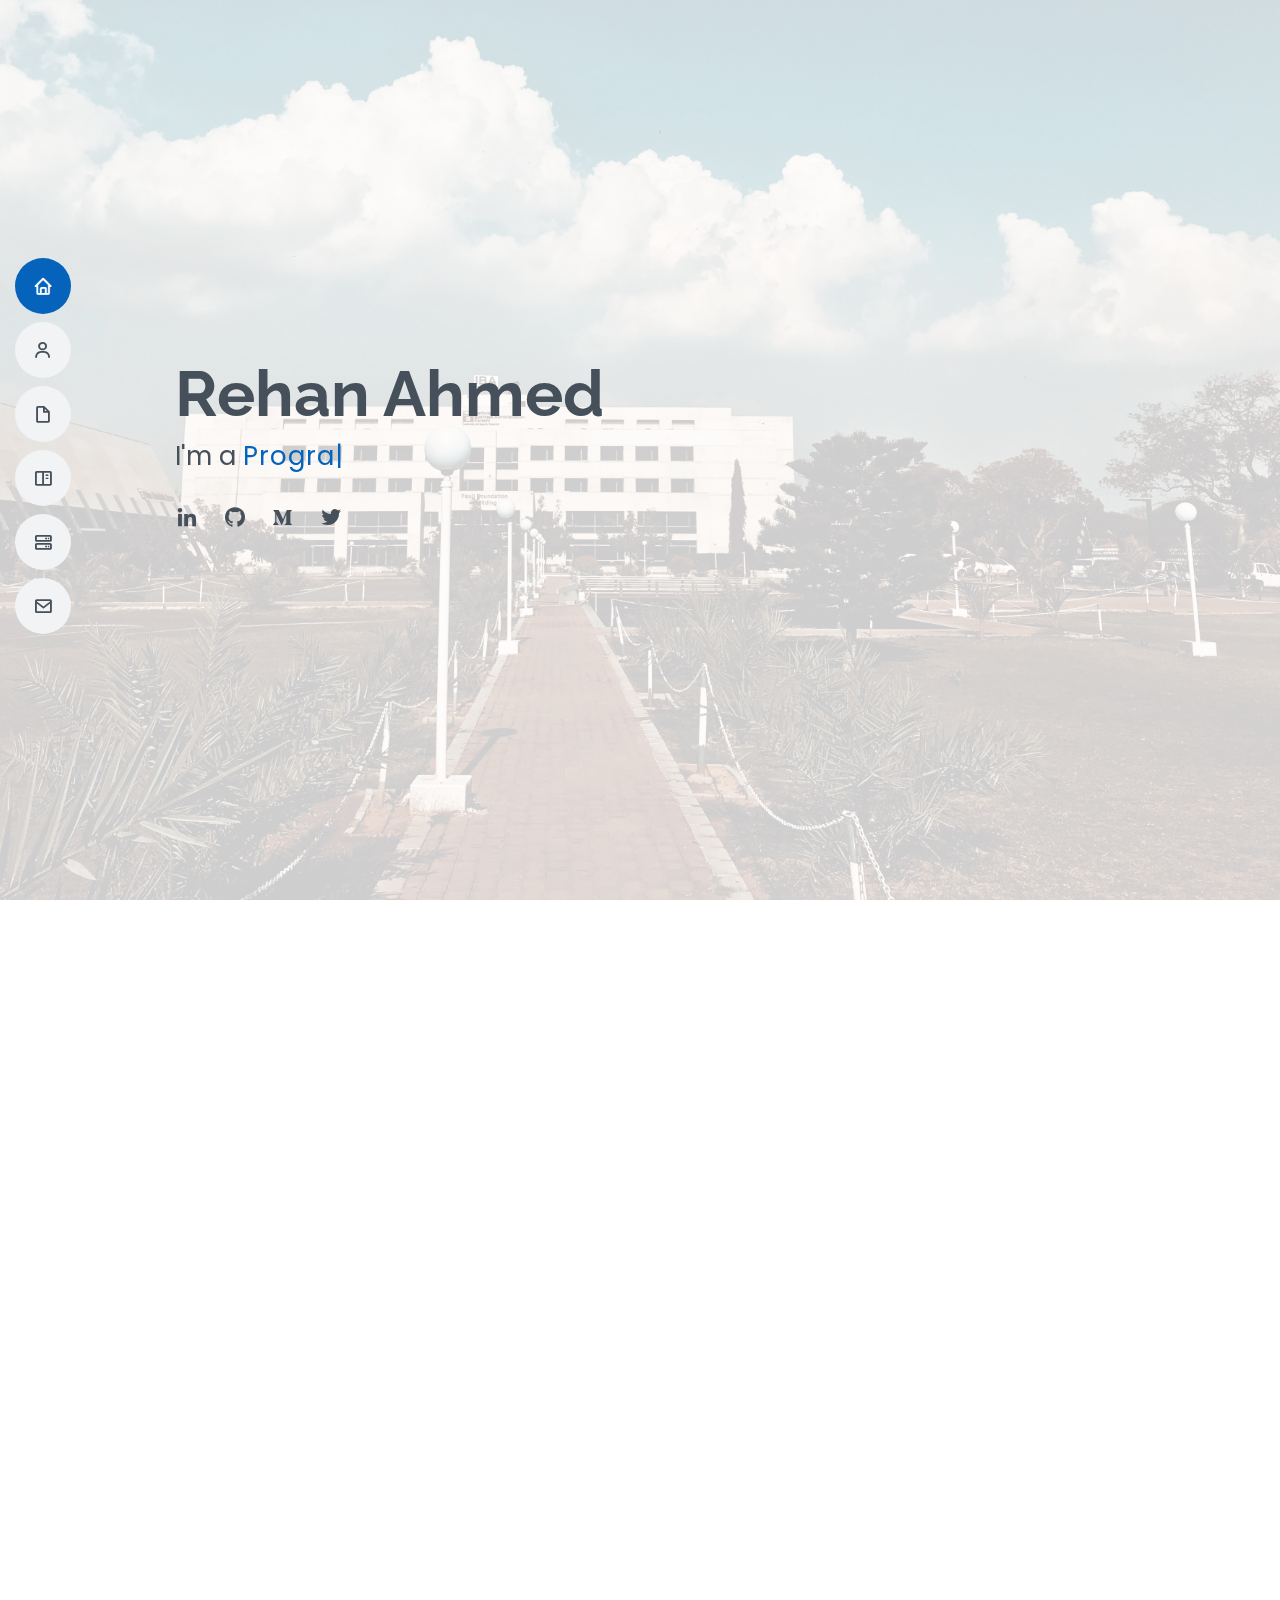
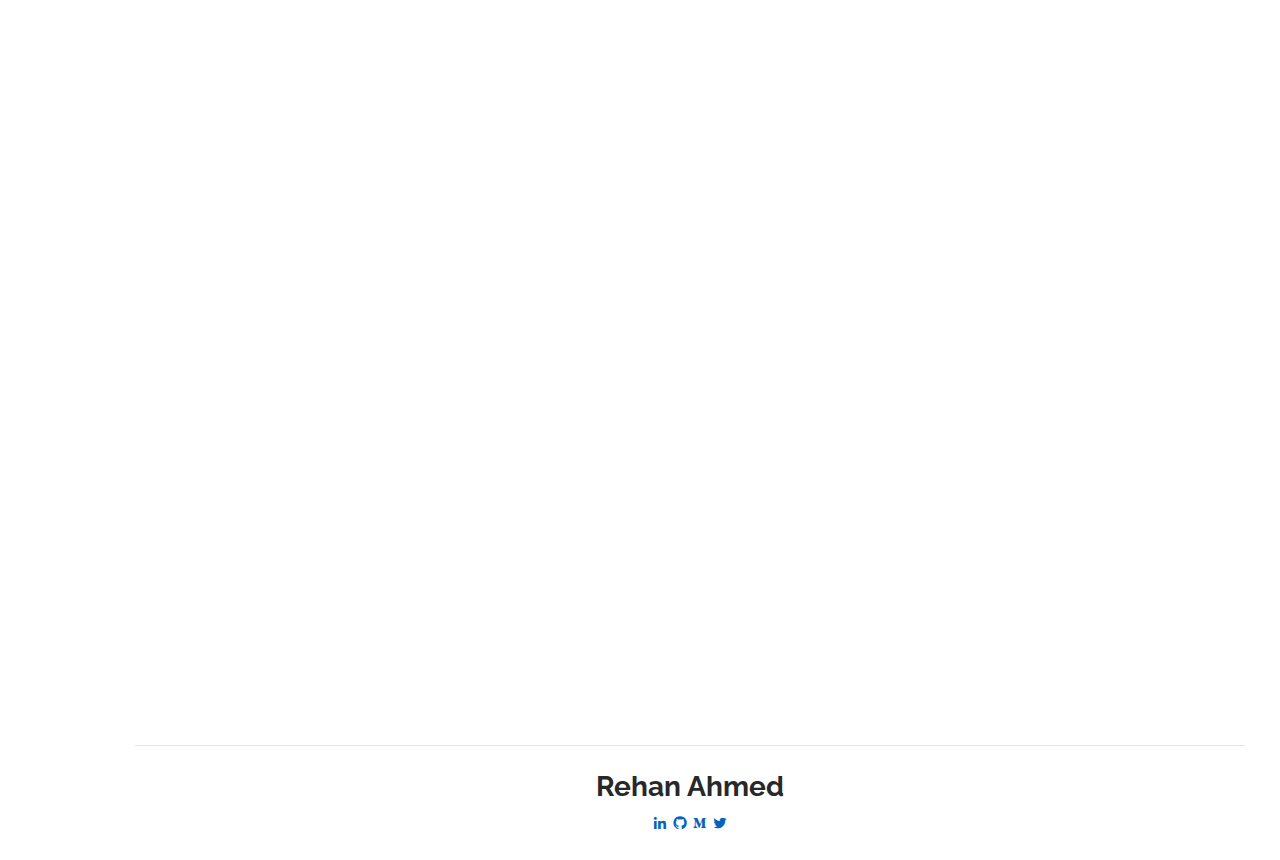
<file: index.html>
<!DOCTYPE html>
<html lang="en">

<head>
  <meta charset="utf-8">
  <meta content="width=device-width, initial-scale=1.0" name="viewport">

  <title>Rehan Ahmed</title>
  <meta content="" name="description">
  <meta content="" name="keywords">

  <!-- Favicons -->
  <link href="assets/img/favicon.png" rel="icon">
  <link href="assets/img/favicon.png" rel="apple-touch-icon">

  <!-- Google Fonts -->
  <link href="https://fonts.googleapis.com/css?family=Open+Sans:300,300i,400,400i,600,600i,700,700i|Raleway:300,300i,400,400i,500,500i,600,600i,700,700i|Poppins:300,300i,400,400i,500,500i,600,600i,700,700i" rel="stylesheet">

  <!-- Vendor CSS Files -->
  <link href="assets/vendor/bootstrap/css/bootstrap.min.css" rel="stylesheet">
  <link href="assets/vendor/icofont/icofont.min.css" rel="stylesheet">
  <link href="assets/vendor/boxicons/css/boxicons.min.css" rel="stylesheet">
  <link href="assets/vendor/venobox/venobox.css" rel="stylesheet">
  <link href="assets/vendor/owl.carousel/assets/owl.carousel.min.css" rel="stylesheet">
  <link href="assets/vendor/aos/aos.css" rel="stylesheet">

  <!-- Template Main CSS File -->
  <link href="assets/css/style.css" rel="stylesheet">

  <!-- =======================================================
  * Template Name: MyResume - v2.2.0
  * Template URL: https://bootstrapmade.com/free-html-bootstrap-template-my-resume/
  * Author: BootstrapMade.com
  * License: https://bootstrapmade.com/license/
  ======================================================== -->
</head>

<body>

  <!-- ======= Mobile nav toggle button ======= -->
  <button type="button" class="mobile-nav-toggle d-xl-none"><i class="icofont-navigation-menu"></i></button>

  <!-- ======= Header ======= -->
  <header id="header" class="d-flex flex-column justify-content-center">

    <nav class="nav-menu">
      <ul>
        <li class="active"><a href="#hero"><i class="bx bx-home"></i> <span>Home</span></a></li>
        <li><a href="#about"><i class="bx bx-user"></i> <span>About</span></a></li>
        <li><a href="#resume"><i class="bx bx-file-blank"></i> <span>Resume</span></a></li>
        <li><a href="#portfolio"><i class="bx bx-book-content"></i> <span>Projects</span></a></li>
        <li><a href="#services"><i class="bx bx-server"></i> <span>Skills & Certifications</span></a></li>
        <li><a href="#contact"><i class="bx bx-envelope"></i> <span>Contact</span></a></li>
      </ul>
    </nav><!-- .nav-menu -->

  </header><!-- End Header -->

  <!-- ======= Hero Section ======= -->
  <section id="hero" class="d-flex flex-column justify-content-center">
    <div class="container" data-aos="zoom-in" data-aos-delay="100">
      <h1>Rehan Ahmed</h1>
      <p>I'm a <span class="typed" data-typed-items="Programmer, Data Scientist"></span></p>
      <div class="social-links">
        <a href="https://www.linkedin.com/in/rehanahd/" class="linkedin"><i class="bx bxl-linkedin"></i></a>
        <a href="https://github.com/reallyrehan" class="google-plus"><i class="bx bxl-github"></i></a>
        
        <a href="https://medium.com/@reallyrehan/kaptaan-in-the-light-of-data-exploratory-and-sentiment-analysis-part-2-46e8ea96085" class="instagram"><i class="bx bxl-medium"></i></a>
        <a href="https://twitter.com/ReallyRehan" class="twitter"><i class="bx bxl-twitter"></i></a>
        
      </div>
    </div>
  </section><!-- End Hero -->

  <main id="main">

    <!-- ======= About Section ======= -->
    <section id="about" class="about">
      <div class="container" data-aos="fade-up">

        <div class="section-title">
          <h2>About</h2>
        </div>



        <div class="row">
          <div class="col-lg-4">
            <img src="assets/img/rehan-img.jpg" class="img-fluid rounded-circle" alt="">
          </div>
          <div class="col-lg-8 pt-4 pt-lg-0 content">
            <h3>Data Scientist &amp; Software Engineer.</h3>
            <p>A Data Scientist who wants to make sense of the world of ones and zeroes. Passionate about all things data, I am currently pursuing my Masters in Applied Data Science from University of Southern California on a Fulbright Scholarship.</p>

            <div class="row">
              <div class="col-lg-6">
                <ul>
                  <li><i class="icofont-rounded-right"></i> <strong>Birthday:</strong>&nbsp;&nbsp;&nbsp;23, February, 1997</li>
                  <li><i class="icofont-rounded-right"></i> <strong>City:</strong>&nbsp;&nbsp;&nbsp;&nbsp;&nbsp;&nbsp;&nbsp;&nbsp;&nbsp;&nbsp;&nbsp;&nbsp;Los Angeles, California</li>
                </ul>
              </div>
              <div class="col-lg-6">
                <ul>
                  <li><i class="icofont-rounded-right"></i> <strong>Email:</strong>&nbsp;&nbsp;&nbsp;&nbsp;&nbsp;rehanahm@usc.edu</li>
                  <li><i class="icofont-rounded-right"></i> <strong>Phone:</strong>&nbsp;&nbsp;&nbsp;+1 213 706 5011 </li>
                </ul>
              </div>
            </div>
           <p>I have worked as a technology writer for numerous technology blogs throughout my academic career, working closely with entrepreneurs and freelancers. More recently, I have been working as a software engineer for Afiniti, one of the world's leading AI unicorns. With a deep interest in analytics, I have started my masters from one of the top colleges in the field of Computer Science in the world.</p>
          </div>
        </div>

      </div>
    </section><!-- End About Section -->

    <!-- ======= Facts Section ======= -->
    <!-- <section id="facts" class="facts">
      <div class="container" data-aos="fade-up">

        <div class="section-title">
          <h2>Facts</h2>
          <p>Magnam dolores commodi suscipit. Necessitatibus eius consequatur ex aliquid fuga eum quidem. Sit sint consectetur velit. Quisquam quos quisquam cupiditate. Et nemo qui impedit suscipit alias ea. Quia fugiat sit in iste officiis commodi quidem hic quas.</p>
        </div>

        <div class="row">

          <div class="col-lg-3 col-md-6">
            <div class="count-box">
              <i class="icofont-simple-smile"></i>
              <span data-toggle="counter-up">232</span>
              <p>Happy Clients</p>
            </div>
          </div>

          <div class="col-lg-3 col-md-6 mt-5 mt-md-0">
            <div class="count-box">
              <i class="icofont-document-folder"></i>
              <span data-toggle="counter-up">521</span>
              <p>Projects</p>
            </div>
          </div>

          <div class="col-lg-3 col-md-6 mt-5 mt-lg-0">
            <div class="count-box">
              <i class="icofont-live-support"></i>
              <span data-toggle="counter-up">1,463</span>
              <p>Hours Of Support</p>
            </div>
          </div>

          <div class="col-lg-3 col-md-6 mt-5 mt-lg-0">
            <div class="count-box">
              <i class="icofont-users-alt-5"></i>
              <span data-toggle="counter-up">15</span>
              <p>Hard Workers</p>
            </div>
          </div>

        </div>

      </div>
    </section>End Facts Section -->

    <!-- ======= Skills Section ======= -->


    <!-- ======= Resume Section ======= -->
    <section id="resume" class="resume">
      <div class="container" data-aos="fade-up">

        <div class="section-title">
          <h2>Resume</h2>
        </div>

        <div class="row">
          <div class="col-lg-6">
        

            <h3 class="resume-title">Education</h3>
            <div class="resume-item">
              <h4>University of Southern California</h4>
              <p><b>Masters of Science - Applied Data Science</b></p>
              <h5>2020 - Present</h5><h5><sub>GPA</sub> 3.65</h5>
              <p>Pursuing a masters in <a href="https://viterbigradadmission.usc.edu/programs/masters/msprograms/data-science/ms-applied-data-science/">Applied Data Science</a> from USC, ranked at <a href = "https://www.topuniversities.com/universities/university-southern-california#sub"> 44th in Computer Science</a> in the world.</p>
              <p>
                <u>Fulbright Scholar</u><br> <h5 style="font-size:0.8rem;">Batch of 2020</h5><br>
                • Selected for the prestigious, fully-funded <a href="https://www.usefp.org/scholarships/fulbright-degree.cfm">Fulbright scholarship</a>, a US States department program.<br></p>
              <!-- <p><b><u>Projects</u></b></p>
              <li><a href = "http://pollytics.herokuapp.com/">Pollytics</a></li>
              <p style="font-size:0.95rem;"><em>Foundations of Data Management</em><br>
              Analyzed sentiment around Biden and Trump for the year 2020 using polls, 15k tweets and 60k Reddit posts.<br>Tools Used: Python, Dash, Flask, Tableau, Firebase</p>
              -->
            </div>
            <div class="resume-item">

              <h4>Institute of Business Administration</h4>
              <p><b>Bachelors of Science - Computer Science</b></p>
              

              <h5>2015 - 2019</h5><h5><sub>GPA</sub> 3.68</h5>
              <p>Selected for the prestigious Dean's List with a 40% tuition scholarship.</p>
              <p>
                <u>Chief Financial Officer, Computer Science Society</u><br> <h5 style="font-size:0.8rem;">Sep 2017 – Sep 2018</h5><br>
                • Managed a budget of PKR 0.7 Million to organize CS competitions and events around the year.<br>
                • Organized <a href="https://www.techjuice.pk/iba-probattle-ends-ubit-wins-5th-time-in-a-row/">ProBattle’18</a> – one of Karachi’s largest technology Olympiads, attracting over 700 participants from all over Pakistan.<br>
                • Organized <a href="https://propakistani.pk/2018/07/02/wordcamp-karachi-set-to-bring-together-the-wordpress-community-of-pakistan/">Word Camp Karachi</a> – Pakistan’s first ever Word Camp.
                </p>

                <p>
                  <u>Member, Microsoft Student Community IBA</u><br> <h5 style="font-size:0.8rem;">Aug 2015 – Aug 2016</h5><br>
                  • Organized <a href="https://www.techjuice.pk/hour-of-code-held-in-schools-across-pakistan/">Hour of Code</a> at numerous schools, teaching programming skills to young kids from grades 1-8.<br>
                  </p>
            </div>
            <div class="resume-item">
              <h4>Aga Khan Higher Secondary School</h4>
              <p><b>FSc - Pre-Engineering (Computer Science)</b></p>
              <h5>2013 - 2015</h5><h5><sub>GPA</sub> 82.35%</h5>
              <p>Got my intermediate degree from the esteemed Aga Khan Higher Secondary School with an A-One grade.</p>
            </div>


            <h3 class="resume-title">Social Work</h3>
            <div class="resume-item">
              <h4>Children Cancer Foundation </h4>
              <p><b>Intern</b></p>
              <h5>Jun 2017 – Jul 2017</h5>
              <p>Worked in the marketing, department, handled interaction with donors, aided in brochure packaging and delivery.</p>
            </div>

          </div>
          <div class="col-lg-6">
            <h3 class="resume-title">Professional Experience</h3>
            <div class="resume-item">
              <h4>MarketLytics</h4>
              <p><b>Technical Specialist</b></p>
              <h5>Sep 2020 - Present</h5>
              <ul>
                MarketLytics is a digital analytics consultancy that specializes in helping marketers & product managers understand people and personalize their experiences using data.<br>
<br>
                <li>Working on integration and automation of internal tools</li>
                <li>Integrated Google Apps Script with GitLab version control through a Python-based Google Cloud Function using REST API calls</li>
                <li>Developed a robust data streaming pipeline to push Gmail and Slack data to BigQuery for subsequent customer analytics</li>
                <li>Working on an automated bot to analyze Google Analytics datalayer of ecommerce websites through Google Tag Manager and Google Cloud Run (docker) containers with Slack integration</li>
                <li>Overseeing a project on establishing an easy sign-in tool to allow clients to give digital agencies access to their Google Analytics, Google Tag Manager, Facebook Pixel accounts</li>
                
                <b>Skills</b>
                <p style="font-size:0.95rem;">
                Google Apps Script
                | Google Cloud Function
                | Google Cloud Run
                | Slack Apps/Bots
                | BigQuery
                | Google Analytics
                | Google Tag Manager</p>
              </ul>
            </div>
            <div class="resume-item">
              <h4>Afiniti</h4>
              <p><b>Analyst Software Engineer</b><br><span style="font-size:0.9rem;">System Integration & Deployment</p>
              <h5>Aug 2019 - Aug 2020</h5>
              <ul>
                Founded in 2005, Afiniti is a unicorn company focused on developing artificial intelligence for use in customer call centers<br>
                <li>Analysis of real-time call and agents patterns using Python and SQL</li>
                <li>Designing the software architecture for deployment of Afiniti's intelligent routing solution on international clients like AT&T Mexico, CenturyLink USA, America Movil, and integrating with Avaya, Cisco, and VHT telephony technologies</li>
                <li>In-depth knowledge of Linux and docker-containers for deployment of Afiniti's latest solution</li>
                  <li>Streamlining and automating data and implementation workflows using Python including development of internal tools for
                analyzing real-time events</li>
                <li>Working with Centos and Dockers to deploy Afiniti in a containerized environment</li>

                <b>Skills</b>
                <p style="font-size:0.95rem;">
                Python (Flask) | R |
                MySQL | PostGres | Dockers | Linux</p>
                
              </ul>
            </div>
            <div class="resume-item">
              <h4>UpWork</h4>
              <p><b>Data Analyst</b><br><span style="font-size:0.9rem;">Top Rated</p>
              <h5>Jul 2018 - Present</h5>
              <ul>
                Working on Upwork as a freelance Data Analyst
                <li><a href="https://support.upwork.com/hc/en-us/articles/211068468-Top-Rated">Top Rated</a> status since December, 2018, earned by building an impressive reputation on Upwork with multiple clients.</li>
                <li>Designed a crawler using Selenium and Beautiful Soup to scrape over 50K posts from a medical forum to perform sentiment analysis</li>
                <li>Performed sentiment analysis and unsupervised clustering using K-means on medical forum data</li>

                <b>Skills</b>
                <p style="font-size:0.95rem;">
                Python | R </p>
                
              </ul>
            </div>
            <div class="resume-item">
              <h4>Institute of Business Administration</h4>
              <p><b>Teaching Assistant</b><br>
                • <u>Object Oriented Programming</u><h5 style="font-size:0.8rem;">Jan 2018 - May 2018</h5><br>With PhD Scholar, Samreen Gul Kazi</p>
              
            <p>
              • <u>Introduction to Image Processing</u>
            <h5 style="font-size:0.8rem;">Sep 2017 - Dec 2017</h5><br>With Computer Vision and Pattern Recognition expert, Dr.Imran Nazir Junejo.
    </div>
    <div class="resume-item">
      <h4>ProPakistani</h4>
      <p><b>Writer on Technology</b></p>
      <h5>Aug 2016 - Mar 2019</h5><h5><a href="https://propakistani.pk/author/rehan-ahmed">propakistani/rehan-ahmed</a></h5>
      <ul>
        ProPakistani is the premier and most trust worthy resource for technology, telecom, business and auto news in Pakistan.<br>
<br>
        <li>Worked as a freelance writer on technology, covering Pakistani startups, entrepreneurs, incubators, competitions.</li>
        <li>Interviewed and worked on detailed articles with entrepreneurs, programmers, freelancers, from around the world.</li>
        

      </ul>
    </div>
            </div>
           
          </div>
        </div>

      </div>
    </section><!-- End Resume Section -->

    <!-- ======= Portfolio Section ======= -->
    <section id="portfolio" class="portfolio section-bg">
      <div class="container" data-aos="fade-up">

        <div class="section-title">
          <h2>Projects</h2>
        </div>

        <div class="row">
          <div class="col-lg-12 d-flex justify-content-center" data-aos="fade-up" data-aos-delay="100">
            <ul id="portfolio-flters">
              <li data-filter="*" class="filter-active">All</li>
              <li data-filter=".filter-personal">Personal</li>
              <li data-filter=".filter-academic">Academic</li>
              <li data-filter=".filter-professional">Professional</li>
            </ul>
          </div>
        </div>

        <div class="row portfolio-container" data-aos="fade-up" data-aos-delay="200">
          <div class="col-lg-4 col-md-6 portfolio-item filter-academic">
            <div class="portfolio-wrap">
              <img src="assets/img/portfolio/pollytics.jpg" class="img-fluid" alt="">
              
              <div class="portfolio-info">
                <a href="pollytics.html" data-gall="portfolioDetailsGallery" data-vbtype="iframe" class="venobox" title="Portfolio Details"><h4>Pollytics</h4><p>Sentiment Analysis Biden Vs Trump - Can Social Media be an alternative for election polling?.</p></a>

                
                <div class="portfolio-links">
                  <a href="pollytics.html" data-gall="portfolioDetailsGallery" data-vbtype="iframe" class="venobox" title="Portfolio Details"><i class="mt-4 bx bx-info-circle"></i></a>
                </div>
              </div>
            </div>
          </div>
          <div class="col-lg-4 col-md-6 portfolio-item filter-professional">
            <div class="portfolio-wrap">
              <img src="assets/img/portfolio/gcloud.png" class="img-fluid" alt="">
              
              <div class="portfolio-info">
                <a href="https://marketlytics.com/blog/integrating-gitlab-version-control-in-apps-script-via-google-cloud-function/" target="_blank" ><h4>AppsScript GitLab<br>Integration</h4><p>Integrating GitLab version control with Apps Script using Google Cloud.</p></a>

                
                <div class="portfolio-links">
                  <a href="https://marketlytics.com/blog/integrating-gitlab-version-control-in-apps-script-via-google-cloud-function/" target="_blank"><i class="mt-4 bx bx-info-circle"></i></a>
                </div>
              </div>
            </div>
          </div>
          <div class="col-lg-4 col-md-6 portfolio-item filter-personal">
            <div class="portfolio-wrap">
              <img src="assets/img/portfolio/WiFile 2.png" class="img-fluid" alt="">
              
              <div class="portfolio-info">
                <a href="wifile.html" data-gall="portfolioDetailsGallery" data-vbtype="iframe" class="venobox" title="Portfolio Details"><h4>WiFile</h4><p>A file explorer that works over wifi.</p></a>

                
                <div class="portfolio-links">
                  <a href="wifile.html" data-gall="portfolioDetailsGallery" data-vbtype="iframe" class="venobox" title="Portfolio Details"><i class="mt-4 bx bx-info-circle"></i></a>
                </div>
              </div>
            </div>
          </div>

          <div class="col-lg-4 col-md-6 portfolio-item filter-academic">
            <div class="portfolio-wrap">
              <img src="assets/img/portfolio/pakistan.jpg" class="img-fluid" alt="">
              
              <div class="portfolio-info">
                <a href="https://github.com/reallyrehan/pakistan-suicide-bombing-analysis" target="_blank" ><h4>Pakistan Suicide Bombings</h4><p>An in-depth, data-centric, analysis on Suicide bombings in Pakistan.</p></a>

                
                <div class="portfolio-links">
                  <a href="https://github.com/reallyrehan/pakistan-suicide-bombing-analysis"  target="_blank" ><i class="mt-4 bx bxl-github"></i></a>
                </div>
              </div>
            </div>
          </div>
          
          <!--PROJECTS END -->



          <!-- PROJECTS-->
        
          <div class="col-lg-4 col-md-6 portfolio-item filter-academic">
            <div class="portfolio-wrap">
              <img src="assets/img/portfolio/pydi.jpg" class="img-fluid" alt="">
              
              <div class="portfolio-info">
                <a href="https://github.com/reallyrehan/pydi" target="_blank" ><h4>PyDi</h4><p>A multi-platform Distributed File System, made on Python.                </p></a>

                
                <div class="portfolio-links">
                  <a href="https://github.com/reallyrehan/pydi" target="_blank" ><i class="mt-4 bx bxl-github"></i></a>
                </div>
              </div>
            </div>
          </div>
          <div class="col-lg-4 col-md-6 portfolio-item filter-professional">
            <div class="portfolio-wrap">
              <img src="assets/img/portfolio/kaptaan.png" class="img-fluid" alt="">
              
              <div class="portfolio-info">
                <a href="kaptaan.html" data-gall="portfolioDetailsGallery" data-vbtype="iframe" class="venobox" title="Portfolio Details"><h4>Kaptaan in the Light of Data</h4><p>Applying exploratory and sentiment analysis on comments, tweets, Facebook, and forum posts.</p></a>

                
                <div class="portfolio-links">
                  <a href="kaptaan.html" data-gall="portfolioDetailsGallery" data-vbtype="iframe" class="venobox" title="Portfolio Details"><i class="mt-4 bx bx-info-circle"></i></a>
                </div>
              </div>
            </div>
          </div>

          
          <div class="col-lg-4 col-md-6 portfolio-item filter-professional">
            <div class="portfolio-wrap">
              <img src="assets/img/portfolio/upwork.jpg" class="img-fluid" alt="">
              
              <div class="portfolio-info">
                <a href="upwork.html" data-gall="portfolioDetailsGallery" data-vbtype="iframe" class="venobox" title="Portfolio Details"><h4>Breast Cancer<br>Forum Analysis</h4><p>Scraping, sentiment analysis and clustering on breast cancer forum data.</p></a>

                
                <div class="portfolio-links">
                  <a href="upwork.html" data-gall="portfolioDetailsGallery" data-vbtype="iframe" class="venobox" title="Portfolio Details"><i class="mt-4 bx bx-info-circle"></i></a>
                </div>
              </div>
            </div>
          </div>
          <div class="col-lg-4 col-md-6 portfolio-item filter-professional">
            <div class="portfolio-wrap">
              <img src="assets/img/portfolio/afiniti.png" class="img-fluid" alt="">
              
              <div class="portfolio-info">
                <a href="afiniti.html" data-gall="portfolioDetailsGallery" data-vbtype="iframe" class="venobox" title="Portfolio Details"><h4>Afiniti Configuration<br>& Rule Engine</h4><p>Developed a bulk-config editing and rule evaluating engine for Afiniti's latest product.</p></a>

                
                <div class="portfolio-links">
                  <a href="afiniti.html" data-gall="portfolioDetailsGallery" data-vbtype="iframe" class="venobox" title="Portfolio Details"><i class="mt-4 bx bx-info-circle"></i></a>
                </div>
              </div>
            </div>
          </div>



          <div class="col-lg-4 col-md-6 portfolio-item filter-academic">
            <div class="portfolio-wrap">
              <img src="assets/img/portfolio/blindSight.png" class="img-fluid" alt="">
              
              <div class="portfolio-info">
                <a href="https://github.com/fcsiba/BlindSight"  target="_blank"><h4>BlindSight</h4><p>A Python application to help the visually impaired in their daily lives.</p></a>

                
                <div class="portfolio-links">
                  <a href="https://github.com/fcsiba/BlindSight"  target="_blank"><i class="mt-4 bx bxl-github"></i></a>
                </div>
              </div>
            </div>
          </div>
          <div class="col-lg-4 col-md-6 portfolio-item filter-academic">
            <div class="portfolio-wrap">
              <img src="assets/img/portfolio/terminal.jpg" class="img-fluid" alt="">
              
              <div class="portfolio-info">
                <a href="https://github.com/reallyrehan/terminal-emulator"  target="_blank"><h4>Terminal Emulator</h4><p>A Linux Terminal Emulator, built using a Server-Client model in C.                </p></a>

                
                <div class="portfolio-links">
                  <a href="https://github.com/reallyrehan/terminal-emulator"  target="_blank"><i class="mt-4 bx bxl-github"></i></a>
                </div>
              </div>
            </div>
          </div>
          <div class="col-lg-4 col-md-6 portfolio-item filter-academic">
            <div class="portfolio-wrap">
              <img src="assets/img/portfolio/startupx.jpg" class="img-fluid" alt="">
              
              <div class="portfolio-info">
                <a href="https://github.com/reallyrehan/database-startupx" target="_blank" ><h4>StartupX</h4><p>An ecommerce platform for home-based small businesses.</p></a>

                
                <div class="portfolio-links">
                  <a href="https://github.com/reallyrehan/database-startupx" target="_blank"><i class="mt-4 bx bxl-github"></i></a>
                </div>
              </div>
            </div>
          </div>
          <div class="col-lg-4 col-md-6 portfolio-item filter-personal">
            <div class="portfolio-wrap">
              <img src="assets/img/portfolio/color.jpg" class="img-fluid" alt="">
              
              <div class="portfolio-info">
                <a href="https://github.com/reallyrehan/matlab-colorize"  target="_blank"><h4>MATLAB Colorize</h4><p>A simple animation tool to convert a picture into a video-animation.</p></a>

                
                <div class="portfolio-links">
                  <a href="https://github.com/reallyrehan/matlab-colorize"  target="_blank"><i class="mt-4 bx bxl-github"></i></a>
                </div>
              </div>
            </div>
          </div>





        </div>

      </div>
    </section><!-- End Portfolio Section -->

    <section id="skills" class="skills section-bg">
      <div class="container" data-aos="fade-up">

        <div class="section-title">
          <h2>Skills</h2>
        </div>

        <div class="row skills-content justify-content-center">

          <div class="col-lg-2">
            <p><sup>Programming Languages</sup></p>
            <div class="progress">
              <span class="skill">Python</span>
              <div class="progress-bar-wrap">
                <div class="progress-bar" role="progressbar" aria-valuenow="100" aria-valuemin="0" aria-valuemax="100"></div>
              </div>
            </div>

            <div class="progress">
              <span class="skill">R</span>
              <div class="progress-bar-wrap">
                <div class="progress-bar" role="progressbar" aria-valuenow="90" aria-valuemin="0" aria-valuemax="100"></div>
              </div>
            </div>

            <div class="progress">
              <span class="skill">Java </span>
              <div class="progress-bar-wrap">
                <div class="progress-bar" role="progressbar" aria-valuenow="75" aria-valuemin="0" aria-valuemax="100"></div>
              </div>
            </div>
            <div class="progress">
              <span class="skill">C </span>
              <div class="progress-bar-wrap">
                <div class="progress-bar" role="progressbar" aria-valuenow="75" aria-valuemin="0" aria-valuemax="100"></div>
              </div>
            </div>

          </div>
          <div class="col-lg-2">
            <p><sup>Python Frameworks</sup></p>

            <div class="progress">
              <span class="skill">Flask</span>
              <div class="progress-bar-wrap">
                <div class="progress-bar" role="progressbar" aria-valuenow="100" aria-valuemin="0" aria-valuemax="100"></div>
              </div>
            </div>

            <div class="progress">
              <span class="skill">Dash</span>
              <div class="progress-bar-wrap">
                <div class="progress-bar" role="progressbar" aria-valuenow="90" aria-valuemin="0" aria-valuemax="100"></div>
              </div>
            </div>

            <div class="progress">
              <span class="skill">OpenCV</span>
              <div class="progress-bar-wrap">
                <div class="progress-bar" role="progressbar" aria-valuenow="70" aria-valuemin="0" aria-valuemax="100"></div>
              </div>
            </div>

          </div>
          <div class="col-lg-2">
            <p><sup>Web Development</sup></p>
            <div class="progress">
              <span class="skill">HTML, CSS (Bootstrap) </span>
              <div class="progress-bar-wrap">
                <div class="progress-bar" role="progressbar" aria-valuenow="90" aria-valuemin="0" aria-valuemax="100"></div>
              </div>
            </div>

            <div class="progress">
              <span class="skill">JavaScript, jQuery </span>
              <div class="progress-bar-wrap">
                <div class="progress-bar" role="progressbar" aria-valuenow="70" aria-valuemin="0" aria-valuemax="100"></div>
              </div>
            </div>

            <div class="progress">
              <span class="skill">NodeJS</span>
              <div class="progress-bar-wrap">
                <div class="progress-bar" role="progressbar" aria-valuenow="50" aria-valuemin="0" aria-valuemax="100"></div>
              </div>
            </div>

          </div>

          <div class="col-lg-2">
            <p><sup>Databases</sup></p>

            <div class="progress">
              <span class="skill">MySQL</span>
              <div class="progress-bar-wrap">
                <div class="progress-bar" role="progressbar" aria-valuenow="100" aria-valuemin="0" aria-valuemax="100"></div>
              </div>
            </div>

            <div class="progress">
              <span class="skill">Firebase</span>
              <div class="progress-bar-wrap">
                <div class="progress-bar" role="progressbar" aria-valuenow="90" aria-valuemin="0" aria-valuemax="100"></div>
              </div>
            </div>

            <div class="progress">
              <span class="skill">MongoDB</span>
              <div class="progress-bar-wrap">
                <div class="progress-bar" role="progressbar" aria-valuenow="80" aria-valuemin="0" aria-valuemax="100"></div>
              </div>
            </div>
            <div class="progress">
              <span class="skill">Redis</span>
              <div class="progress-bar-wrap">
                <div class="progress-bar" role="progressbar" aria-valuenow="50" aria-valuemin="0" aria-valuemax="100"></div>
              </div>
            </div>

          </div>
          <div class="col-lg-2">
            <p><sup>Google Cloud Tools</sup></p>

            <div class="progress">
              <span class="skill"> Cloud Functions</span>
              <div class="progress-bar-wrap">
                <div class="progress-bar" role="progressbar" aria-valuenow="100" aria-valuemin="0" aria-valuemax="100"></div>
              </div>
            </div>

            <div class="progress">
              <span class="skill">Google Cloud Run</span>
              <div class="progress-bar-wrap">
                <div class="progress-bar" role="progressbar" aria-valuenow="90" aria-valuemin="0" aria-valuemax="100"></div>
              </div>
            </div>

            <div class="progress">
              <span class="skill">Google AppsScript</span>
              <div class="progress-bar-wrap">
                <div class="progress-bar" role="progressbar" aria-valuenow="80" aria-valuemin="0" aria-valuemax="100"></div>
              </div>
            </div>

          </div>

        </div>

      </div>
    </section><!-- End Skills Section -->

    <!-- ======= Services Section ======= -->
    <section id="services" class="services">
      <div class="container" data-aos="fade-up">

        <div class="section-title">
          <h2>Certifications</h2>
          <p></p>
        </div>

        <div class="row">

          <div class="col-lg-4 col-md-6 d-flex align-items-stretch" data-aos="zoom-in" data-aos-delay="100">
            <div class="icon-box iconbox-blue">
              <div class="icon">
                <svg width="100" height="100" viewBox="0 0 600 600" xmlns="http://www.w3.org/2000/svg">
                  <path stroke="none" stroke-width="0" fill="#f5f5f5" d="M300,521.0016835830174C376.1290562159157,517.8887921683347,466.0731472004068,529.7835943286574,510.70327084640275,468.03025145048787C554.3714126377745,407.6079735673963,508.03601936045806,328.9844924480964,491.2728898941984,256.3432110539036C474.5976632858925,184.082847569629,479.9380746630129,96.60480741107993,416.23090153303,58.64404602377083C348.86323505073057,18.502131276798302,261.93793281208167,40.57373210992963,193.5410806939664,78.93577620505333C130.42746243093433,114.334589627462,98.30271207620316,179.96522072025542,76.75703585869454,249.04625023123273C51.97151888228291,328.5150500222984,13.704378332031375,421.85034740162234,66.52175969318436,486.19268352777647C119.04800174914682,550.1803526380478,217.28368757567262,524.383925680826,300,521.0016835830174"></path>
                </svg>
                <i class="bx bx-code-block"></i>
              </div>
              <h3><a href="https://www.coursera.org/account/accomplishments/certificate/UCNZ2VAVK6G3">The Data Scientist’s Toolbox</a></h3>
              <h5><small>by</small> John Hopkins</h5>
              <p>The course gives an overview of the data, questions, and tools that data analysts and data scientists work with.</p>
            </div>
          </div>
          <div class="col-lg-4 col-md-6 d-flex align-items-stretch" data-aos="zoom-in" data-aos-delay="100">
            <div class="icon-box iconbox-blue">
              <div class="icon">
                <svg width="100" height="100" viewBox="0 0 600 600" xmlns="http://www.w3.org/2000/svg">
                  <path stroke="none" stroke-width="0" fill="#f5f5f5" d="M300,521.0016835830174C376.1290562159157,517.8887921683347,466.0731472004068,529.7835943286574,510.70327084640275,468.03025145048787C554.3714126377745,407.6079735673963,508.03601936045806,328.9844924480964,491.2728898941984,256.3432110539036C474.5976632858925,184.082847569629,479.9380746630129,96.60480741107993,416.23090153303,58.64404602377083C348.86323505073057,18.502131276798302,261.93793281208167,40.57373210992963,193.5410806939664,78.93577620505333C130.42746243093433,114.334589627462,98.30271207620316,179.96522072025542,76.75703585869454,249.04625023123273C51.97151888228291,328.5150500222984,13.704378332031375,421.85034740162234,66.52175969318436,486.19268352777647C119.04800174914682,550.1803526380478,217.28368757567262,524.383925680826,300,521.0016835830174"></path>
                </svg>
                <i class="bx bx-code-block"></i>
              </div>
              <h3><a href="https://www.coursera.org/account/accomplishments/certificate/6ZDDURKUZF2Q">R Programming</a></h3>
              <h5><small>by</small> John Hopkins</h5>
              <p> The course covers practical issues in statistical computing which includes programming in R, reading data into R, accessing R packages, writing R functions, debugging, profiling R code, and organizing and commenting R code.</p>
            </div>
          </div>
          <div class="col-lg-4 col-md-6 d-flex align-items-stretch" data-aos="zoom-in" data-aos-delay="100">
            <div class="icon-box iconbox-blue">
              <div class="icon">
                <svg width="100" height="100" viewBox="0 0 600 600" xmlns="http://www.w3.org/2000/svg">
                  <path stroke="none" stroke-width="0" fill="#f5f5f5" d="M300,521.0016835830174C376.1290562159157,517.8887921683347,466.0731472004068,529.7835943286574,510.70327084640275,468.03025145048787C554.3714126377745,407.6079735673963,508.03601936045806,328.9844924480964,491.2728898941984,256.3432110539036C474.5976632858925,184.082847569629,479.9380746630129,96.60480741107993,416.23090153303,58.64404602377083C348.86323505073057,18.502131276798302,261.93793281208167,40.57373210992963,193.5410806939664,78.93577620505333C130.42746243093433,114.334589627462,98.30271207620316,179.96522072025542,76.75703585869454,249.04625023123273C51.97151888228291,328.5150500222984,13.704378332031375,421.85034740162234,66.52175969318436,486.19268352777647C119.04800174914682,550.1803526380478,217.28368757567262,524.383925680826,300,521.0016835830174"></path>
                </svg>
                <i class="bx bx-code-block"></i>
              </div>
              <h3><a href="https://www.coursera.org/account/accomplishments/verify/EP68GZVSCWWY">Getting & Cleaning Data</a></h3>
              <h5><small>by</small> John Hopkins</h5>
              <p>This course covers the basic ways that data can be obtained, from the web, APIs, databases and from colleagues in various formats. It also covers the basics of data cleaning and how to make data “tidy”.</p>
            </div>
          </div>
          <div class="col-lg-4 col-md-6 d-flex align-items-stretch" data-aos="zoom-in" data-aos-delay="100">
            <div class="icon-box iconbox-blue">
              <div class="icon">
                <svg width="100" height="100" viewBox="0 0 600 600" xmlns="http://www.w3.org/2000/svg">
                  <path stroke="none" stroke-width="0" fill="#f5f5f5" d="M300,521.0016835830174C376.1290562159157,517.8887921683347,466.0731472004068,529.7835943286574,510.70327084640275,468.03025145048787C554.3714126377745,407.6079735673963,508.03601936045806,328.9844924480964,491.2728898941984,256.3432110539036C474.5976632858925,184.082847569629,479.9380746630129,96.60480741107993,416.23090153303,58.64404602377083C348.86323505073057,18.502131276798302,261.93793281208167,40.57373210992963,193.5410806939664,78.93577620505333C130.42746243093433,114.334589627462,98.30271207620316,179.96522072025542,76.75703585869454,249.04625023123273C51.97151888228291,328.5150500222984,13.704378332031375,421.85034740162234,66.52175969318436,486.19268352777647C119.04800174914682,550.1803526380478,217.28368757567262,524.383925680826,300,521.0016835830174"></path>
                </svg>
                <i class="bx bx-code-block"></i>
              </div>
              <h3><a href="https://www.coursera.org/account/accomplishments/verify/7N4KACYV2ZEP">Exploratory Data Analysis</a></h3>
              <h5><small>by</small> John Hopkins</h5>
              <p>This course covers the essential exploratory techniques for summarizing data. These techniques are typically applied before formal modeling commences and can help inform the development of more complex statistical models.</p>
            </div>
          </div>
         

          <div class="col-lg-4 col-md-6 d-flex align-items-stretch" data-aos="zoom-in" data-aos-delay="100">
            <div class="icon-box iconbox-orange">
              <div class="icon">
                <svg width="100" height="100" viewBox="0 0 600 600" xmlns="http://www.w3.org/2000/svg">
                  <path stroke="none" stroke-width="0" fill="#f5f5f5" d="M300,521.0016835830174C376.1290562159157,517.8887921683347,466.0731472004068,529.7835943286574,510.70327084640275,468.03025145048787C554.3714126377745,407.6079735673963,508.03601936045806,328.9844924480964,491.2728898941984,256.3432110539036C474.5976632858925,184.082847569629,479.9380746630129,96.60480741107993,416.23090153303,58.64404602377083C348.86323505073057,18.502131276798302,261.93793281208167,40.57373210992963,193.5410806939664,78.93577620505333C130.42746243093433,114.334589627462,98.30271207620316,179.96522072025542,76.75703585869454,249.04625023123273C51.97151888228291,328.5150500222984,13.704378332031375,421.85034740162234,66.52175969318436,486.19268352777647C119.04800174914682,550.1803526380478,217.28368757567262,524.383925680826,300,521.0016835830174"></path>
                </svg>
                <i class="bx bx-code"></i>
              </div>
              <h3><a href="https://www.coursera.org/account/accomplishments/certificate/SSG2ACMEU9PU">Front-End Web UI Frameworks and Tools: Bootstrap 4</a></h3>
              <h5><small>by</small> The Hong Kong University of Science and Technology</h5>
              <p>This course covers client-side web UI frameworks, in particular Bootstrap 4. It also covers CSS preprocessors, Less and Sass and the basics of Node.js and NPM and task runners like Grunt and Gulp.</p>
            </div>
          </div>


          <div class="col-lg-4 col-md-6 d-flex align-items-stretch" data-aos="zoom-in" data-aos-delay="100">
            <div class="icon-box iconbox-yellow">
              <div class="icon">
                <svg width="100" height="100" viewBox="0 0 600 600" xmlns="http://www.w3.org/2000/svg">
                  <path stroke="none" stroke-width="0" fill="#f5f5f5" d="M300,521.0016835830174C376.1290562159157,517.8887921683347,466.0731472004068,529.7835943286574,510.70327084640275,468.03025145048787C554.3714126377745,407.6079735673963,508.03601936045806,328.9844924480964,491.2728898941984,256.3432110539036C474.5976632858925,184.082847569629,479.9380746630129,96.60480741107993,416.23090153303,58.64404602377083C348.86323505073057,18.502131276798302,261.93793281208167,40.57373210992963,193.5410806939664,78.93577620505333C130.42746243093433,114.334589627462,98.30271207620316,179.96522072025542,76.75703585869454,249.04625023123273C51.97151888228291,328.5150500222984,13.704378332031375,421.85034740162234,66.52175969318436,486.19268352777647C119.04800174914682,550.1803526380478,217.28368757567262,524.383925680826,300,521.0016835830174"></path>
                </svg>
                <i class="bx bxl-windows"></i>
              </div>
              <h3><a href="https://www.youracclaim.com/badges/ddf7aa91-0484-423d-9f16-1974c980b040/linked_i">Microsoft Office Specialist PowerPoint 2016</a></h3>
              <h5><small>by</small> Microsoft</h5>
              <p>
                Demonstrate that you have the skills needed to get the most out of PowerPoint by earning a Microsoft Office Specialist (MOS) 2016 certification. Successful candidates will have a fundamental understanding of the PowerPoint environment and demonstrate the correct application of PowerPoint 2016.  
              </p>
            </div>
          </div>

          <div class="col-lg-4 col-md-6 d-flex align-items-stretch" data-aos="zoom-in" data-aos-delay="100">
            <div class="icon-box iconbox-yellow">
              <div class="icon">
                <svg width="100" height="100" viewBox="0 0 600 600" xmlns="http://www.w3.org/2000/svg">
                  <path stroke="none" stroke-width="0" fill="#f5f5f5" d="M300,521.0016835830174C376.1290562159157,517.8887921683347,466.0731472004068,529.7835943286574,510.70327084640275,468.03025145048787C554.3714126377745,407.6079735673963,508.03601936045806,328.9844924480964,491.2728898941984,256.3432110539036C474.5976632858925,184.082847569629,479.9380746630129,96.60480741107993,416.23090153303,58.64404602377083C348.86323505073057,18.502131276798302,261.93793281208167,40.57373210992963,193.5410806939664,78.93577620505333C130.42746243093433,114.334589627462,98.30271207620316,179.96522072025542,76.75703585869454,249.04625023123273C51.97151888228291,328.5150500222984,13.704378332031375,421.85034740162234,66.52175969318436,486.19268352777647C119.04800174914682,550.1803526380478,217.28368757567262,524.383925680826,300,521.0016835830174"></path>
                </svg>
                <i class="bx bxl-windows"></i>
              </div>
              <h3><a href="https://www.youracclaim.com/badges/79934134-9b49-4c37-a6a4-9b959bd39b2c/linked_in_profile">Microsoft Office Specialist Word 2016</a></h3>
              <h5><small>by</small> Microsoft</h5>
              <p>
                Demonstrate that you have the skills needed to get the most out of Word by earning a Microsoft Office Specialist (MOS) 2016 certification. Successful candidates for the Word 2016 certification have a fundamental understanding of the Word environment and the ability to complete tasks independently.  
              </p>
            </div>
          </div>
          

        </div>

      </div>
    </section><!-- End Services Section -->

    <!-- ======= Testimonials Section ======= -->
    <section id="testimonials" class="testimonials section-bg">
      <div class="container" data-aos="fade-up">

        <div class="section-title">
          <h2>Testimonials</h2>
        </div>

        <div class="owl-carousel testimonials-carousel" data-aos="zoom-in" data-aos-delay="100">
          <div class="testimonial-item">
            <img src="assets/img/testimonials/testimonials-3.jpg" class="testimonial-img" alt="">
            <h3>Fatima Zain</h3>
            <h4>Management Trainee, Daraz</h4>
            <p>
              <i class="bx bxs-quote-alt-left quote-icon-left"></i>
              I had the pleasure of working with Rehan on some university projects. His ability to handle multiple projects and his data analysis skills were unlike any I’ve seen before. He has an uncanny ability to present complex data to execs and colleagues and I hope to work with him again.            </p>
          </div>
          <div class="testimonial-item">
            <img src="assets/img/testimonials/testimonials-2.jpg" class="testimonial-img" alt="">
            <h3>Fahd Khan</h3>
            <h4>Program Architect, Afiniti</h4>
            <p>
              <i class="bx bxs-quote-alt-left quote-icon-left"></i>
              Rehan is self-motivated and hard-working. He was a valuable addition to the Deployment team at Afiniti, especially with his passion for Python combined with the thirst for automation. His development skills were instrumental in cutting down the time for diagnosing and fixing critical production issues.              <i class="bx bxs-quote-alt-right quote-icon-right"></i>
            </p>
          </div>
          <div class="testimonial-item">
            <img src="assets/img/testimonials/testimonials-1.jpg" class="testimonial-img" alt="">
            <h3>Umer Jabbar</h3>
            <h4>iOS Application Developer, Silicon Graphics</h4>
            <p>
              <i class="bx bxs-quote-alt-left quote-icon-left"></i>
              Rehan is one of those rare professionals having an ability to evaluate viability of a deal/project before even stepping into it. He posses great analytical skills when it comes to product and deal structuring; and brings dynamism in the work environment. Not only is he good at handling multiple tasks but also possess an enterprising personality.            </p>
          </div>


 

        </div>

      </div>
    </section><!-- End Testimonials Section -->

    <!-- ======= Contact Section ======= -->
    <section id="contact" class="contact">
      <div class="container" data-aos="fade-up">

        <div class="section-title">
          <h2>Contact</h2>
        </div>
        

        <div class="row mt-1 ml-4 justify-content-center">

          <div class="col-sm-4 ">
            <div class="info">
              <div class="address">
                <i class="icofont-envelope"></i>
                <h4>Email:</h4>
                <p>rehanahm@usc.edu</p>
              </div>
            </div></div>
            <div class="col-sm-4">
              <div class="info">
                <div class="address">
                  <i class="icofont-phone"></i>
                  <h4>Call:</h4>
                  <p>+1 213 706 5011
                  </p>
                </div>
              </div></div>
              <div class="col-sm-4">
                <div class="info">
                  <div class="address">
                    <i class="icofont-google-map"></i>
                    <h4>Location:</h4>
                    <p>Los Angeles, California</p>
                  </div>
                </div></div>
    

          <!-- <div class="col-lg-8 mt-5 mt-lg-0">

            <form action="forms/contact.php" method="post" role="form" class="php-email-form">
              <div class="form-row">
                <div class="col-md-6 form-group">
                  <input type="text" name="name" class="form-control" id="name" placeholder="Your Name" data-rule="minlen:4" data-msg="Please enter at least 4 chars" />
                  <div class="validate"></div>
                </div>
                <div class="col-md-6 form-group">
                  <input type="email" class="form-control" name="email" id="email" placeholder="Your Email" data-rule="email" data-msg="Please enter a valid email" />
                  <div class="validate"></div>
                </div>
              </div>
              <div class="form-group">
                <input type="text" class="form-control" name="subject" id="subject" placeholder="Subject" data-rule="minlen:4" data-msg="Please enter at least 8 chars of subject" />
                <div class="validate"></div>
              </div>
              <div class="form-group">
                <textarea class="form-control" name="message" rows="5" data-rule="required" data-msg="Please write something for us" placeholder="Message"></textarea>
                <div class="validate"></div>
              </div>
              <div class="mb-3">
                <div class="loading">Loading</div>
                <div class="error-message"></div>
                <div class="sent-message">Your message has been sent. Thank you!</div>
              </div>
              <div class="text-center"><button type="submit">Send Message</button></div>
            </form>

          </div> -->

        </div>

      </div>

    </section><!-- End Contact Section -->
    <div class="container mb-4 mt-4"  >
      <hr></div>
    <div class="container mb-4 mt-4" >
      <div class="row mt-4">
        <div class="col-12 d-flex"><h3 class="ml-auto mr-auto"><b>Rehan Ahmed</b></h3></div>
          <div class="col-12  d-flex">
      <div class="social-links ml-auto mr-auto">
        <a href="https://www.linkedin.com/in/rehanahd/" class="linkedin"><i class="bx bxl-linkedin"></i></a>

        <a href="https://github.com/reallyrehan" class="google-plus"><i class="bx bxl-github"></i></a>

        <a href="https://medium.com/@reallyrehan/kaptaan-in-the-light-of-data-exploratory-and-sentiment-analysis-part-2-46e8ea96085" class="instagram"><i class="bx bxl-medium"></i></a>
        <a href="https://twitter.com/ReallyRehan" class="twitter"><i class="bx bxl-twitter"></i></a>

        
      </div>
      <!-- <div class="copyright">
        &copy; Copyright <strong><span>MyResume</span></strong>. All Rights Reserved
      </div> -->
      <!-- <div class="credits"> -->
        <!-- All the links in the footer should remain intact. -->
        <!-- You can delete the links only if you purchased the pro version. -->
        <!-- Licensing information: [license-url] -->
        <!-- Purchase the pro version with working PHP/AJAX contact form: https://bootstrapmade.com/free-html-bootstrap-template-my-resume/ -->
      <!-- </div> -->
    </div>
    </div>
  </div>
  </main><!-- End #main -->

  <!-- ======= Footer ======= -->


  <a href="#" class="back-to-top"><i class="bx bx-up-arrow-alt"></i></a>
  <div id="preloader"></div>

  <!-- Vendor JS Files -->
  <script src="assets/vendor/jquery/jquery.min.js"></script>
  <script src="assets/vendor/bootstrap/js/bootstrap.bundle.min.js"></script>
  <script src="assets/vendor/jquery.easing/jquery.easing.min.js"></script>
  <script src="assets/vendor/php-email-form/validate.js"></script>
  <script src="assets/vendor/waypoints/jquery.waypoints.min.js"></script>
  <script src="assets/vendor/counterup/counterup.min.js"></script>
  <script src="assets/vendor/isotope-layout/isotope.pkgd.min.js"></script>
  <script src="assets/vendor/venobox/venobox.min.js"></script>
  <script src="assets/vendor/owl.carousel/owl.carousel.min.js"></script>
  <script src="assets/vendor/typed.js/typed.min.js"></script>
  <script src="assets/vendor/aos/aos.js"></script>

  <!-- Template Main JS File -->
  <script src="assets/js/main.js"></script>

</body>

</html>
</file>
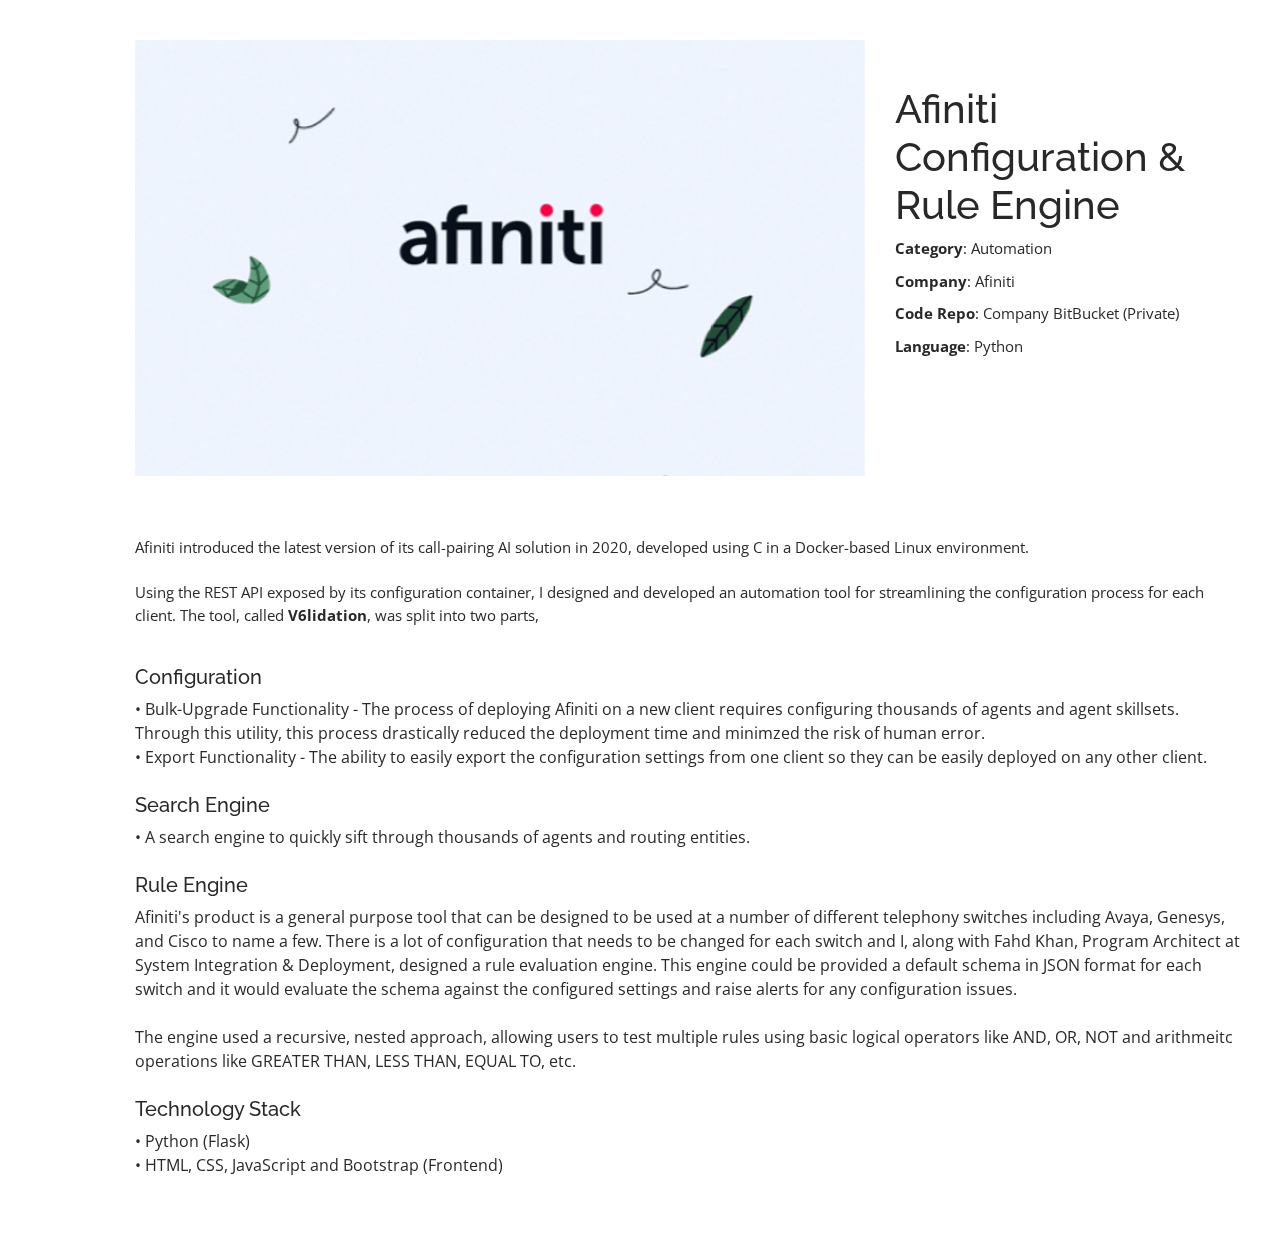
<file: afiniti.html>
<!DOCTYPE html>
<html lang="en">

<head>
  <meta charset="utf-8">
  <meta content="width=device-width, initial-scale=1.0" name="viewport">

  <title>Project</title>
  <meta content="" name="description">
  <meta content="" name="keywords">

  <!-- Favicons -->
  <link href="assets/img/favicon.png" rel="icon">
  <link href="assets/img/apple-touch-icon.png" rel="apple-touch-icon">

  <!-- Google Fonts -->
  <link href="https://fonts.googleapis.com/css?family=Open+Sans:300,300i,400,400i,600,600i,700,700i|Raleway:300,300i,400,400i,500,500i,600,600i,700,700i|Poppins:300,300i,400,400i,500,500i,600,600i,700,700i" rel="stylesheet">

  <!-- Vendor CSS Files -->
  <link href="assets/vendor/bootstrap/css/bootstrap.min.css" rel="stylesheet">
  <link href="assets/vendor/icofont/icofont.min.css" rel="stylesheet">
  <link href="assets/vendor/boxicons/css/boxicons.min.css" rel="stylesheet">
  <link href="assets/vendor/venobox/venobox.css" rel="stylesheet">
  <link href="assets/vendor/owl.carousel/assets/owl.carousel.min.css" rel="stylesheet">
  <link href="assets/vendor/aos/aos.css" rel="stylesheet">

  <!-- Template Main CSS File -->
  <link href="assets/css/style.css" rel="stylesheet">

  <!-- =======================================================
  * Template Name: MyResume - v2.2.0
  * Template URL: https://bootstrapmade.com/free-html-bootstrap-template-my-resume/
  * Author: BootstrapMade.com
  * License: https://bootstrapmade.com/license/
  ======================================================== -->
</head>

<body>

  <main id="main">

    <!-- ======= Portfolio Details ======= -->
    <section id="portfolio-details" class="portfolio-details">
      <div class="container" data-aos="fade-up">

        <div class="row">

          <div class="col-lg-8">
            <div class="owl-carousel portfolio-details-carousel">
              <img src="assets/img/portfolio/afiniti.png" class="img-fluid" alt="">
              <!-- <img src="assets/img/portfolio/kaptaan2.png" class="img-fluid" alt=""> -->
            </div>

          </div>

          <div class="col-lg-4 portfolio-info">
            <h1>Afiniti Configuration & Rule Engine</h1>
            <ul>
              <li><strong>Category</strong>: Automation</li>
              <li><strong>Company</strong>: Afiniti</li>
              <!-- <li><strong>Project URL</strong>: <a href="https://marketlytics.com/blog/kaptaan-in-the-light-of-data/">Pollytics Web App</a></li> -->
              <li><strong>Code Repo</strong>: Company BitBucket (Private) </li>
                <li><strong>Language</strong>: Python </li>
            </ul>

                 </div>
          <div class="col-lg-12 portfolio-info">
            <p>
                Afiniti introduced the latest version of its call-pairing AI solution in 2020, developed using C in a Docker-based Linux environment. 
                <br><br>
                Using the REST API exposed by its configuration container, I designed and developed an automation tool for streamlining the configuration process for each client.
                The tool, called <b>V6lidation</b>, was split into two parts,<br><br>

                 

<h5>Configuration</h5>
• Bulk-Upgrade Functionality - The process of deploying Afiniti on a new client requires configuring thousands of agents and agent skillsets. Through this utility, this process drastically reduced the deployment time and minimzed the risk of human error.<br>
• Export Functionality - The ability to easily export the configuration settings from one client so they can be easily deployed on any other client.<br>
<br>

<h5>Search Engine</h5>
• A search engine to quickly sift through thousands of agents and routing entities.
<br><br>
<h5>Rule Engine</h5>
Afiniti's product is a general purpose tool that can be designed to be used at a number of different telephony switches including Avaya, Genesys, and Cisco to name a few. There is a lot of configuration that needs to be changed for each switch and I, along with Fahd Khan, Program Architect at System Integration & Deployment, designed a rule evaluation engine.
This engine could be provided a default schema in JSON format for each switch and it would evaluate the schema against the configured settings and raise alerts for any configuration issues.<br>
<br>The engine used a recursive, nested approach, allowing users to test multiple rules using basic logical operators like AND, OR, NOT and arithmeitc operations like GREATER THAN, LESS THAN, EQUAL TO, etc. 

<br><br>
<h5>Technology Stack</h5>
• Python (Flask)<br>
• HTML, CSS, JavaScript and Bootstrap (Frontend)
</p>

          </div>

        </div>



      </div>
 
    </section><!-- End Portfolio Details -->

  </main><!-- End #main -->

  <a href="#" class="back-to-top"><i class="bx bx-up-arrow-alt"></i></a>
  <div id="preloader"></div>

  <!-- Vendor JS Files -->
  <script src="assets/vendor/jquery/jquery.min.js"></script>
  <script src="assets/vendor/bootstrap/js/bootstrap.bundle.min.js"></script>
  <script src="assets/vendor/jquery.easing/jquery.easing.min.js"></script>
  <script src="assets/vendor/php-email-form/validate.js"></script>
  <script src="assets/vendor/waypoints/jquery.waypoints.min.js"></script>
  <script src="assets/vendor/counterup/counterup.min.js"></script>
  <script src="assets/vendor/isotope-layout/isotope.pkgd.min.js"></script>
  <script src="assets/vendor/venobox/venobox.min.js"></script>
  <script src="assets/vendor/owl.carousel/owl.carousel.min.js"></script>
  <script src="assets/vendor/typed.js/typed.min.js"></script>
  <script src="assets/vendor/aos/aos.js"></script>

  <!-- Template Main JS File -->
  <script src="assets/js/main.js"></script>

</body>

</html>
</file>
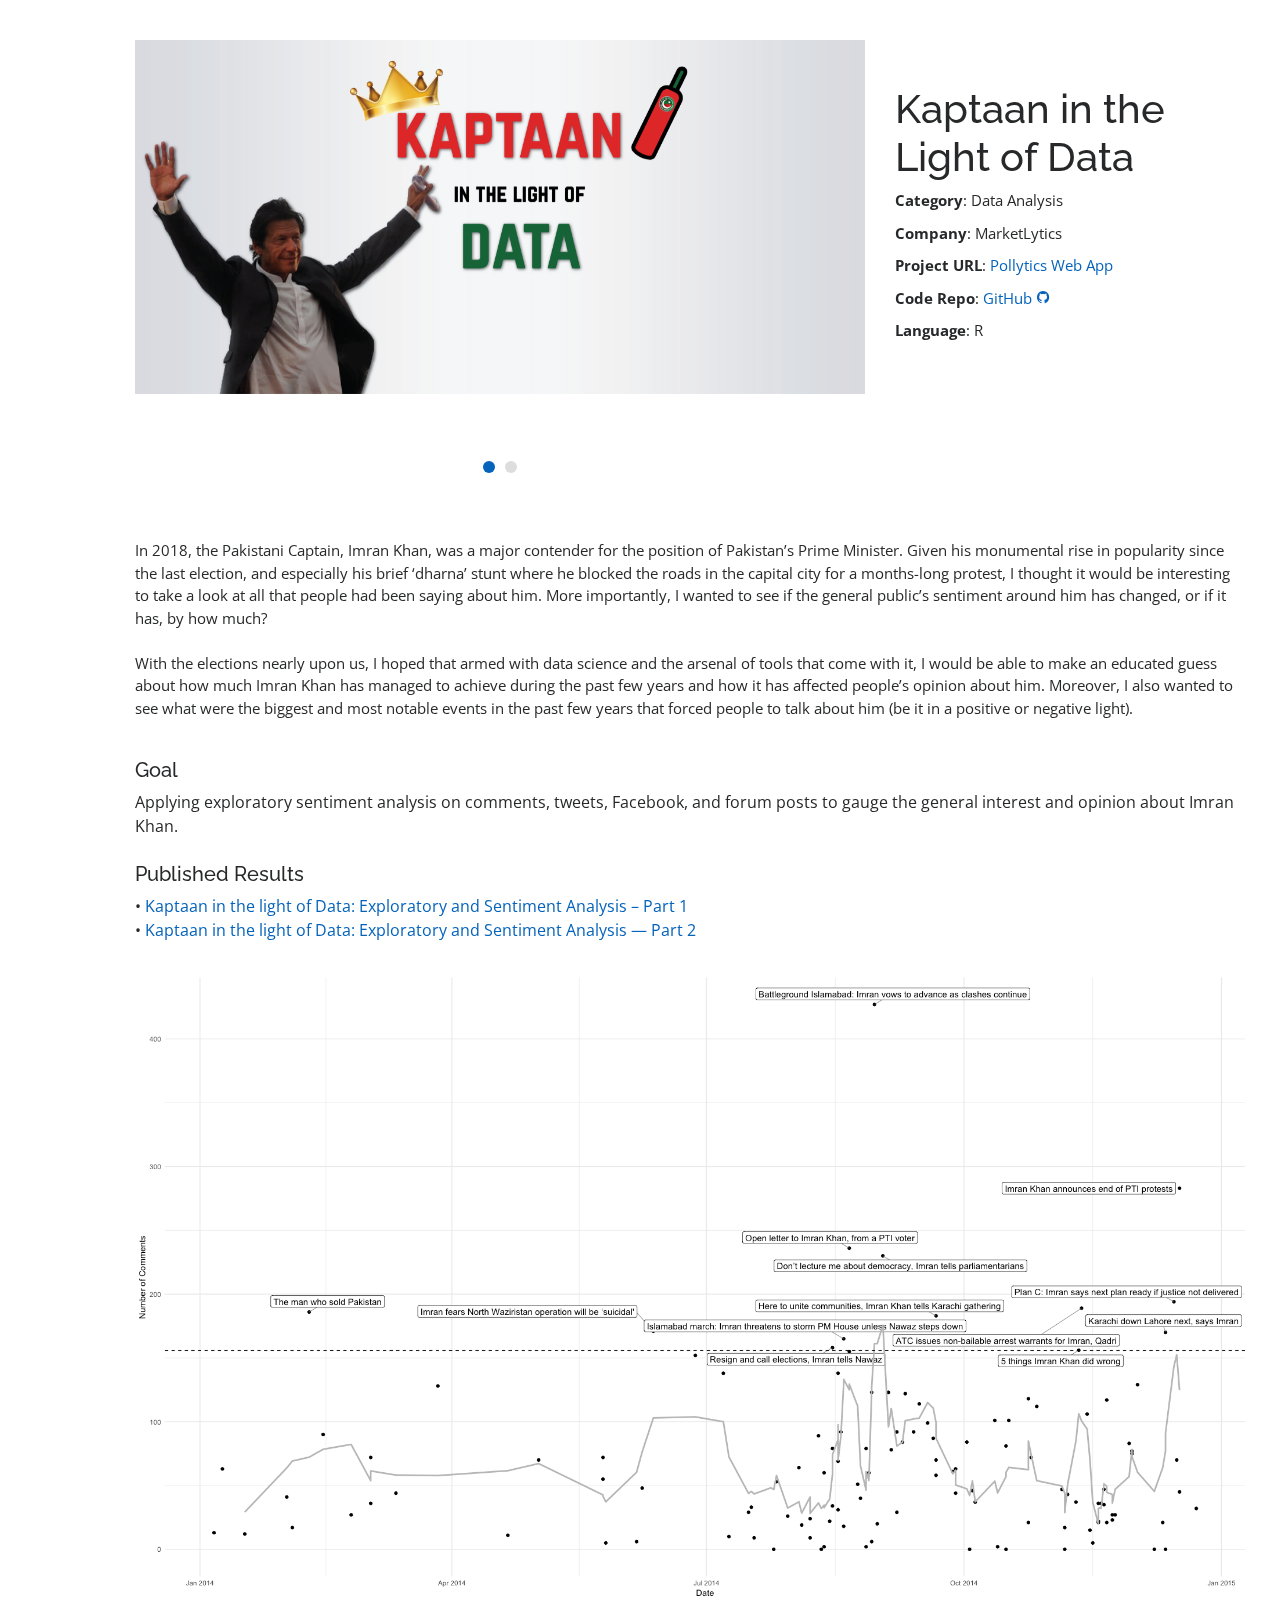
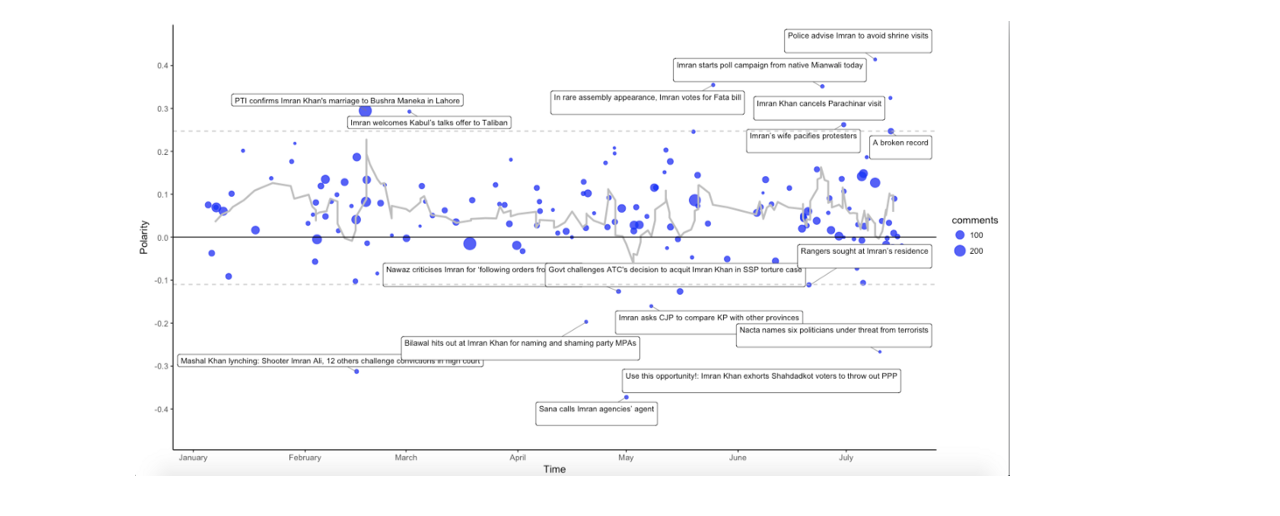
<file: kaptaan.html>
<!DOCTYPE html>
<html lang="en">

<head>
  <meta charset="utf-8">
  <meta content="width=device-width, initial-scale=1.0" name="viewport">

  <title>Project</title>
  <meta content="" name="description">
  <meta content="" name="keywords">

  <!-- Favicons -->
  <link href="assets/img/favicon.png" rel="icon">
  <link href="assets/img/apple-touch-icon.png" rel="apple-touch-icon">

  <!-- Google Fonts -->
  <link href="https://fonts.googleapis.com/css?family=Open+Sans:300,300i,400,400i,600,600i,700,700i|Raleway:300,300i,400,400i,500,500i,600,600i,700,700i|Poppins:300,300i,400,400i,500,500i,600,600i,700,700i" rel="stylesheet">

  <!-- Vendor CSS Files -->
  <link href="assets/vendor/bootstrap/css/bootstrap.min.css" rel="stylesheet">
  <link href="assets/vendor/icofont/icofont.min.css" rel="stylesheet">
  <link href="assets/vendor/boxicons/css/boxicons.min.css" rel="stylesheet">
  <link href="assets/vendor/venobox/venobox.css" rel="stylesheet">
  <link href="assets/vendor/owl.carousel/assets/owl.carousel.min.css" rel="stylesheet">
  <link href="assets/vendor/aos/aos.css" rel="stylesheet">

  <!-- Template Main CSS File -->
  <link href="assets/css/style.css" rel="stylesheet">

  <!-- =======================================================
  * Template Name: MyResume - v2.2.0
  * Template URL: https://bootstrapmade.com/free-html-bootstrap-template-my-resume/
  * Author: BootstrapMade.com
  * License: https://bootstrapmade.com/license/
  ======================================================== -->
</head>

<body>

  <main id="main">

    <!-- ======= Portfolio Details ======= -->
    <section id="portfolio-details" class="portfolio-details">
      <div class="container" data-aos="fade-up">

        <div class="row">

          <div class="col-lg-8">
            <div class="owl-carousel portfolio-details-carousel">
              <img src="assets/img/portfolio/kaptaan.png" class="img-fluid" alt="">
              <img src="assets/img/portfolio/kaptaan2.png" class="img-fluid" alt="">
            </div>

          </div>

          <div class="col-lg-4 portfolio-info">
            <h1>Kaptaan in the Light of Data</h1>
            <ul>
              <li><strong>Category</strong>: Data Analysis</li>
              <li><strong>Company</strong>: MarketLytics</li>
              <li><strong>Project URL</strong>: <a href="https://marketlytics.com/blog/kaptaan-in-the-light-of-data/">Pollytics Web App</a></li>
              <li><strong>Code Repo</strong>: <a href="https://github.com/reallyrehan/news-analytics-imran-khan">GitHub <i class="bx bxl-github"></i></a></li>
                <li><strong>Language</strong>: R</li>
            </ul>

                 </div>
          <div class="col-lg-12 portfolio-info">
            <p>
                In 2018, the Pakistani Captain, Imran Khan, was a major contender for the position of Pakistan’s Prime Minister. Given his monumental rise in popularity since the last election, and especially his brief ‘dharna’ stunt where he blocked the roads in the capital city for a months-long protest, I thought it would be interesting to take a look at all that people had been saying about him. More importantly, I wanted to see if the general public’s sentiment around him has changed, or if it has, by how much?<br><br>

With the elections nearly upon us, I hoped that armed with data science and the arsenal of tools that come with it, I would be able to make an educated guess about how much Imran Khan has managed to achieve during the past few years and how it has affected people’s opinion about him. Moreover, I also wanted to see what were the biggest and most notable events in the past few years that forced people to talk about him (be it in a positive or negative light).<br><br>
<h5>Goal</h5>               
Applying exploratory sentiment analysis on comments, tweets, Facebook, and forum posts to gauge the general interest and opinion about Imran Khan.
       <br>      <br>   

<h5>Published Results</h5>
• <a href = "https://marketlytics.com/blog/kaptaan-in-the-light-of-data/">Kaptaan in the light of Data: Exploratory and Sentiment Analysis – Part 1</a><br>
• <a href = "https://medium.com/@reallyrehan/kaptaan-in-the-light-of-data-exploratory-and-sentiment-analysis-part-2-46e8ea96085">Kaptaan in the light of Data: Exploratory and Sentiment Analysis — Part 2</a>

</p>
<img src="assets/img/portfolio/kaptaan3.png" class="img-fluid" alt=""><br><br>
<img src="assets/img/portfolio/kaptaan4.png" class="img-fluid" alt="">

          </div>

        </div>



      </div>
 
    </section><!-- End Portfolio Details -->

  </main><!-- End #main -->

  <a href="#" class="back-to-top"><i class="bx bx-up-arrow-alt"></i></a>
  <div id="preloader"></div>

  <!-- Vendor JS Files -->
  <script src="assets/vendor/jquery/jquery.min.js"></script>
  <script src="assets/vendor/bootstrap/js/bootstrap.bundle.min.js"></script>
  <script src="assets/vendor/jquery.easing/jquery.easing.min.js"></script>
  <script src="assets/vendor/php-email-form/validate.js"></script>
  <script src="assets/vendor/waypoints/jquery.waypoints.min.js"></script>
  <script src="assets/vendor/counterup/counterup.min.js"></script>
  <script src="assets/vendor/isotope-layout/isotope.pkgd.min.js"></script>
  <script src="assets/vendor/venobox/venobox.min.js"></script>
  <script src="assets/vendor/owl.carousel/owl.carousel.min.js"></script>
  <script src="assets/vendor/typed.js/typed.min.js"></script>
  <script src="assets/vendor/aos/aos.js"></script>

  <!-- Template Main JS File -->
  <script src="assets/js/main.js"></script>

</body>

</html>
</file>
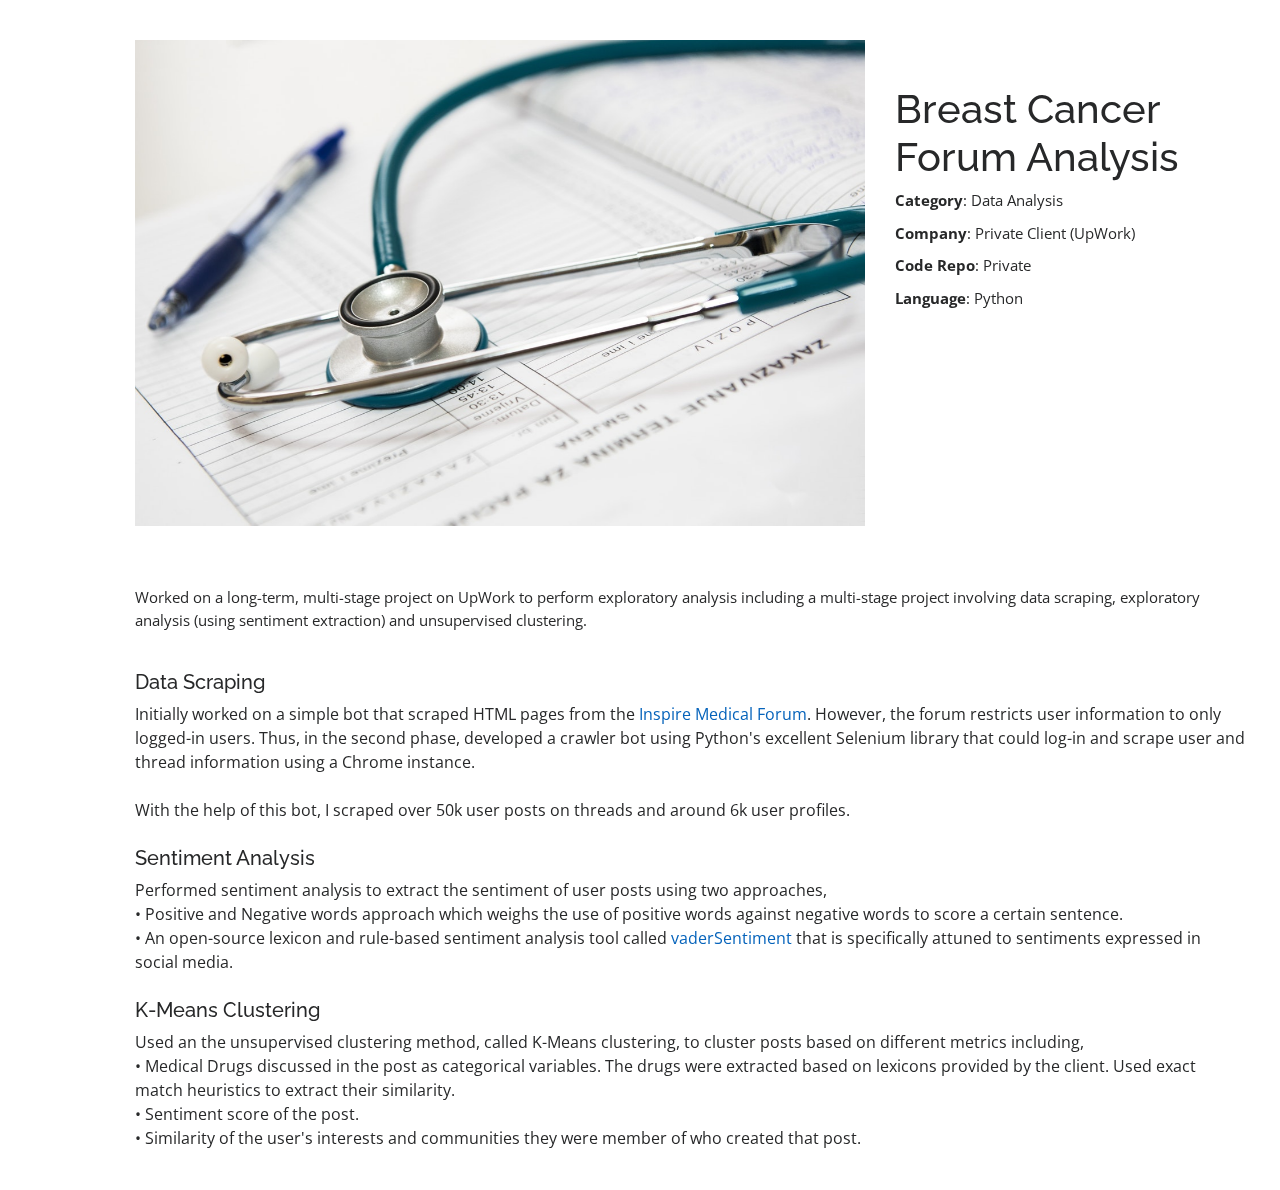
<file: upwork.html>
<!DOCTYPE html>
<html lang="en">

<head>
  <meta charset="utf-8">
  <meta content="width=device-width, initial-scale=1.0" name="viewport">

  <title>Project</title>
  <meta content="" name="description">
  <meta content="" name="keywords">

  <!-- Favicons -->
  <link href="assets/img/favicon.png" rel="icon">
  <link href="assets/img/apple-touch-icon.png" rel="apple-touch-icon">

  <!-- Google Fonts -->
  <link href="https://fonts.googleapis.com/css?family=Open+Sans:300,300i,400,400i,600,600i,700,700i|Raleway:300,300i,400,400i,500,500i,600,600i,700,700i|Poppins:300,300i,400,400i,500,500i,600,600i,700,700i" rel="stylesheet">

  <!-- Vendor CSS Files -->
  <link href="assets/vendor/bootstrap/css/bootstrap.min.css" rel="stylesheet">
  <link href="assets/vendor/icofont/icofont.min.css" rel="stylesheet">
  <link href="assets/vendor/boxicons/css/boxicons.min.css" rel="stylesheet">
  <link href="assets/vendor/venobox/venobox.css" rel="stylesheet">
  <link href="assets/vendor/owl.carousel/assets/owl.carousel.min.css" rel="stylesheet">
  <link href="assets/vendor/aos/aos.css" rel="stylesheet">

  <!-- Template Main CSS File -->
  <link href="assets/css/style.css" rel="stylesheet">

  <!-- =======================================================
  * Template Name: MyResume - v2.2.0
  * Template URL: https://bootstrapmade.com/free-html-bootstrap-template-my-resume/
  * Author: BootstrapMade.com
  * License: https://bootstrapmade.com/license/
  ======================================================== -->
</head>

<body>

  <main id="main">

    <!-- ======= Portfolio Details ======= -->
    <section id="portfolio-details" class="portfolio-details">
      <div class="container" data-aos="fade-up">

        <div class="row">

          <div class="col-lg-8">
            <div class="owl-carousel portfolio-details-carousel">
              <img src="assets/img/portfolio/upwork.jpg" class="img-fluid" alt="">
              <!-- <img src="assets/img/portfolio/kaptaan2.png" class="img-fluid" alt=""> -->
            </div>

          </div>

          <div class="col-lg-4 portfolio-info">
            <h1>Breast Cancer Forum Analysis</h1>
            <ul>
              <li><strong>Category</strong>: Data Analysis</li>
              <li><strong>Company</strong>: Private Client (UpWork)</li>
              <!-- <li><strong>Project URL</strong>: <a href="https://marketlytics.com/blog/kaptaan-in-the-light-of-data/">Pollytics Web App</a></li> -->
              <li><strong>Code Repo</strong>: Private </li>
                <li><strong>Language</strong>: Python </li>
            </ul>

                 </div>
          <div class="col-lg-12 portfolio-info">
            <p>
                Worked on a long-term, multi-stage project on UpWork to perform exploratory analysis including a multi-stage project involving data scraping, exploratory analysis (using sentiment extraction) and unsupervised clustering.

                <br><br>
                 

<h5>Data Scraping</h5>
Initially worked on a simple bot that scraped HTML pages from the <a href ="https://www.inspire.com/groups/advanced-breast-cancer/">Inspire Medical Forum</a>. However, the forum restricts user information to only logged-in users. Thus, in the second phase, developed a crawler bot using Python's excellent Selenium library that could log-in and scrape user and thread information
 using a Chrome instance.<br><br>
With the help of this bot, I scraped over 50k user posts on threads and around 6k user profiles.
<br><br>

<h5>Sentiment Analysis</h5>
Performed sentiment analysis to extract the sentiment of user posts using two approaches,<br>
• Positive and Negative words approach which weighs the use of positive words against negative words to score a certain sentence.<br>
• An open-source lexicon and rule-based sentiment analysis tool called <a href="https://github.com/cjhutto/vaderSentiment">vaderSentiment</a> that is specifically attuned to sentiments expressed in social media. 
<br><br>

<h5>K-Means Clustering</h5>
Used an the unsupervised clustering method, called K-Means clustering, to cluster posts based on different metrics including,<br>
• Medical Drugs discussed in the post as categorical variables. The drugs were extracted based on lexicons provided by the client. Used exact match heuristics to extract their similarity.<br>
• Sentiment score of the post.<br>
• Similarity of the user's interests and communities they were member of who created that post.<br>
          </div>

        </div>



      </div>
 
    </section><!-- End Portfolio Details -->

  </main><!-- End #main -->

  <a href="#" class="back-to-top"><i class="bx bx-up-arrow-alt"></i></a>
  <div id="preloader"></div>

  <!-- Vendor JS Files -->
  <script src="assets/vendor/jquery/jquery.min.js"></script>
  <script src="assets/vendor/bootstrap/js/bootstrap.bundle.min.js"></script>
  <script src="assets/vendor/jquery.easing/jquery.easing.min.js"></script>
  <script src="assets/vendor/php-email-form/validate.js"></script>
  <script src="assets/vendor/waypoints/jquery.waypoints.min.js"></script>
  <script src="assets/vendor/counterup/counterup.min.js"></script>
  <script src="assets/vendor/isotope-layout/isotope.pkgd.min.js"></script>
  <script src="assets/vendor/venobox/venobox.min.js"></script>
  <script src="assets/vendor/owl.carousel/owl.carousel.min.js"></script>
  <script src="assets/vendor/typed.js/typed.min.js"></script>
  <script src="assets/vendor/aos/aos.js"></script>

  <!-- Template Main JS File -->
  <script src="assets/js/main.js"></script>

</body>

</html>
</file>
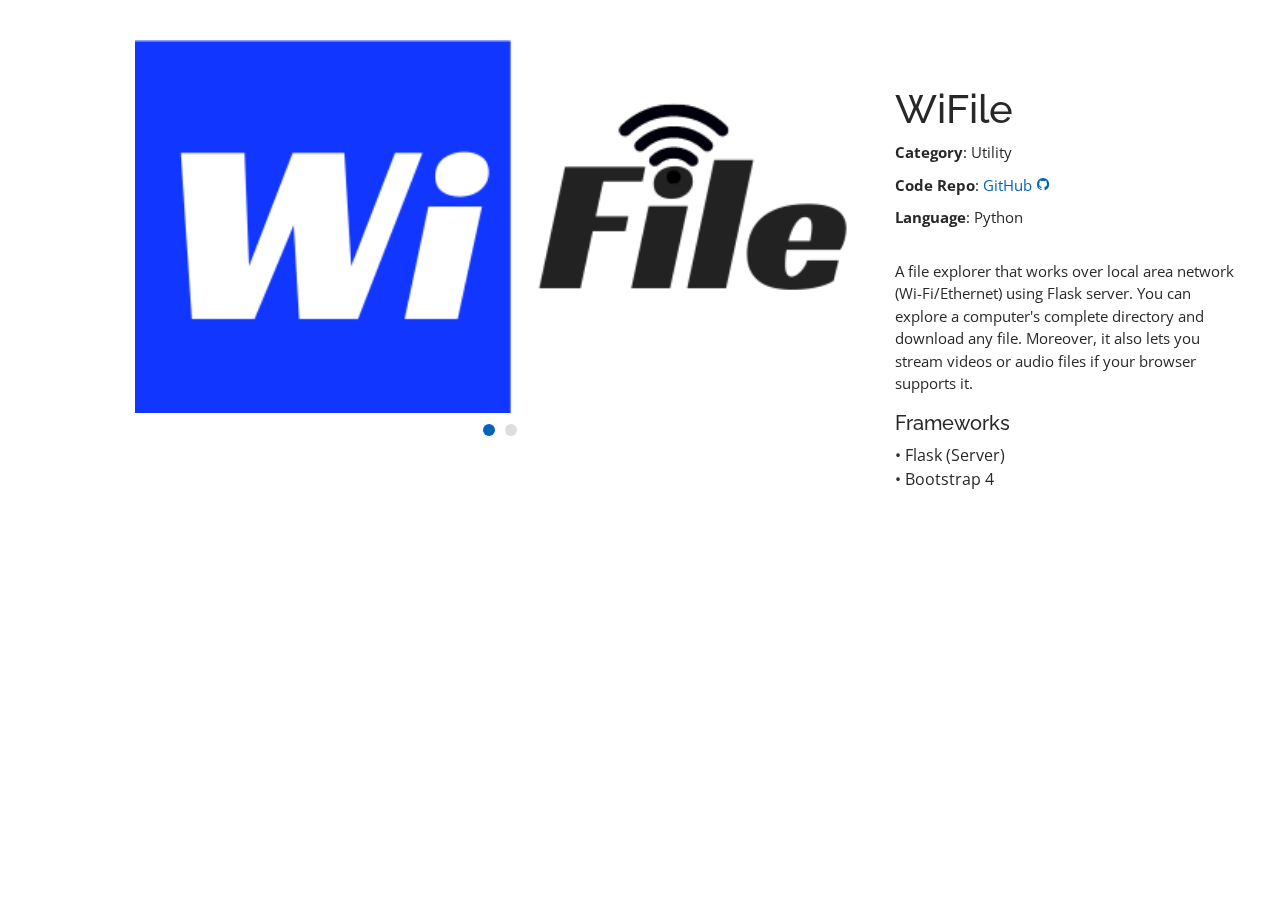
<file: wifile.html>
<!DOCTYPE html>
<html lang="en">

<head>
  <meta charset="utf-8">
  <meta content="width=device-width, initial-scale=1.0" name="viewport">

  <title>Portfolio Details - Personal Bootstrap Template</title>
  <meta content="" name="description">
  <meta content="" name="keywords">

  <!-- Favicons -->
  <link href="assets/img/favicon.png" rel="icon">
  <link href="assets/img/apple-touch-icon.png" rel="apple-touch-icon">

  <!-- Google Fonts -->
  <link href="https://fonts.googleapis.com/css?family=Open+Sans:300,300i,400,400i,600,600i,700,700i|Raleway:300,300i,400,400i,500,500i,600,600i,700,700i|Poppins:300,300i,400,400i,500,500i,600,600i,700,700i" rel="stylesheet">

  <!-- Vendor CSS Files -->
  <link href="assets/vendor/bootstrap/css/bootstrap.min.css" rel="stylesheet">
  <link href="assets/vendor/icofont/icofont.min.css" rel="stylesheet">
  <link href="assets/vendor/boxicons/css/boxicons.min.css" rel="stylesheet">
  <link href="assets/vendor/venobox/venobox.css" rel="stylesheet">
  <link href="assets/vendor/owl.carousel/assets/owl.carousel.min.css" rel="stylesheet">
  <link href="assets/vendor/aos/aos.css" rel="stylesheet">

  <!-- Template Main CSS File -->
  <link href="assets/css/style.css" rel="stylesheet">

  <!-- =======================================================
  * Template Name: MyResume - v2.2.0
  * Template URL: https://bootstrapmade.com/free-html-bootstrap-template-my-resume/
  * Author: BootstrapMade.com
  * License: https://bootstrapmade.com/license/
  ======================================================== -->
</head>

<body>

  <main id="main">

    <!-- ======= Portfolio Details ======= -->
    <section id="portfolio-details" class="portfolio-details">
      <div class="container" data-aos="fade-up">

        <div class="row">

          <div class="col-lg-8">
            <div class="owl-carousel portfolio-details-carousel">
              <img src="assets/img/portfolio/WiFile 2.png" class="img-fluid" alt="">
              <img src="assets/img/portfolio/wifile.png" class="img-fluid" alt="">
            </div>
          </div>

          <div class="col-lg-4 portfolio-info">
            <h1>WiFile</h1>
            <ul>
                <li><strong>Category</strong>: Utility</li>
                <!-- <li><strong>Course</strong>: Foundations of Data Management</li> -->
                <!-- <li><strong>Project URL</strong>: <a href="http://pollytics.herokuapp.com/">Pollytics Web App</a></li> -->
                <li><strong>Code Repo</strong>: <a href="https://github.com/reallyrehan/flask-fileexplorer">GitHub <i class="bx bxl-github"></i></a></li>
                <li><strong>Language</strong>: Python</li>
              </ul>

            <p>
                A file explorer that works over local area network (Wi-Fi/Ethernet) using Flask server. You can explore a computer's complete directory and download any file. Moreover, it also lets you stream videos or audio files if your browser supports it.
                
                <h5>Frameworks</h5>
                • Flask (Server)<br>
                • Bootstrap 4<br>
            
            </p>
          </div>

        </div>

      </div>
    </section><!-- End Portfolio Details -->

  </main><!-- End #main -->

  <a href="#" class="back-to-top"><i class="bx bx-up-arrow-alt"></i></a>
  <div id="preloader"></div>

  <!-- Vendor JS Files -->
  <script src="assets/vendor/jquery/jquery.min.js"></script>
  <script src="assets/vendor/bootstrap/js/bootstrap.bundle.min.js"></script>
  <script src="assets/vendor/jquery.easing/jquery.easing.min.js"></script>
  <script src="assets/vendor/php-email-form/validate.js"></script>
  <script src="assets/vendor/waypoints/jquery.waypoints.min.js"></script>
  <script src="assets/vendor/counterup/counterup.min.js"></script>
  <script src="assets/vendor/isotope-layout/isotope.pkgd.min.js"></script>
  <script src="assets/vendor/venobox/venobox.min.js"></script>
  <script src="assets/vendor/owl.carousel/owl.carousel.min.js"></script>
  <script src="assets/vendor/typed.js/typed.min.js"></script>
  <script src="assets/vendor/aos/aos.js"></script>

  <!-- Template Main JS File -->
  <script src="assets/js/main.js"></script>

</body>

</html>
</file>
<file: assets/vendor/venobox/venobox.css>
/* ------ venobox.css --------*/
.vbox-overlay *, .vbox-overlay *:before, .vbox-overlay *:after{
    -webkit-backface-visibility: hidden;
    -webkit-box-sizing:border-box;
    -moz-box-sizing:border-box;
    box-sizing:border-box;
}
.vbox-overlay * { 
    -webkit-backface-visibility: visible;
    backface-visibility: visible;
}
.vbox-overlay{
    display: -webkit-flex;
    display: flex;
    -webkit-flex-direction: column;
    flex-direction: column;
    -webkit-justify-content: center;
    justify-content: center;
    -webkit-align-items: center;
    align-items: center;
    position: fixed;
    left: 0;
    top: 0;
    bottom: 0;
    right: 0;
    z-index: 999999;
}

/* ----- navigation ----- */
.vbox-title{
    width: 100%;
    height: 40px;
    float: left;
    text-align: center;
    line-height: 28px;
    font-size: 12px;
    padding: 6px 50px;
    overflow: hidden;
    position: fixed;
    display: none;
    left: 0;
    z-index: 89;
}
.vbox-close{
    cursor: pointer;
    position: fixed;
    top: -1px;
    right: 0;
    width: 50px;
    height: 40px;
    padding: 6px;
    display: block;
    background-position:10px center;
    overflow: hidden;
    font-size: 24px;
    line-height: 1;
    text-align: center;
    z-index: 99;
}
.vbox-left{
    cursor: pointer;
    position: fixed;
    left: 0;
    height: 40px;
    overflow: hidden;
    line-height: 28px;
    font-size: 12px;
    z-index: 99;
    display: flex;
    align-items:center;
}
.vbox-num{
    display: inline-block;
    margin: 6px 0 6px 15px;
}
/* ----- Social share ----- */
.vbox-share{
    line-height: 28px;
    font-size: 12px;
    overflow: hidden;
    position: fixed;
    left: 0;
    z-index: 98;
    display: flex;
    align-items:center;
    justify-content: center;
    width: 100%;
    text-align: center;
}
.vbox-share svg{
    max-height: 28px;
    width: 28px;
    z-index: 10;
    margin-left: 12px;
    margin-top: 6px;
    margin-bottom: 6px;
    vertical-align: middle;
}


/* ----- navigation ARROWS ----- */
.vbox-next, .vbox-prev{
    position: fixed;
    top: 50%;
    margin-top: -15px;
    overflow: hidden;
    cursor: pointer;
    display: block;
    width: 45px;
    height: 45px;
    z-index: 99;
}
.vbox-next span, .vbox-prev span{
    position: relative;
    width: 20px;
    height: 20px;
    border: 2px solid transparent;
    border-top-color: #B6B6B6;
    border-right-color: #B6B6B6;
    text-indent: -100px;
    position: absolute;
    top: 8px;
    display: block;
}
.vbox-prev{
    left: 15px;
}
.vbox-next{
    right: 15px;
}
.vbox-prev span{
    left: 10px;
    -ms-transform: rotate(-135deg);
    -webkit-transform: rotate(-135deg);
    transform: rotate(-135deg);
}
.vbox-next span{
    -ms-transform: rotate(45deg);
    -webkit-transform: rotate(45deg);
    transform: rotate(45deg);
    right: 10px;
}
/* ------- inline window ------ */
.vbox-inline{
    width: 420px;
    height: 315px;
    height: 70vh;
    padding: 10px;
    background: #fff;
    margin: 0 auto;
    overflow: auto;
    text-align: left;
}
/* ------- Video & iFrames window ------ */
.venoframe{
    max-width: 100%;
    width: 100%;
    border: none;
    width: 100%;
    height: 260px;
    height: 70vh;
}
.venoframe.vbvid{
    height: 260px;
}
@media (min-width: 768px) {
    .venoframe, .vbox-inline{
        width: 90%;
        height: 360px;
        height: 70vh;
    }
    .venoframe.vbvid{
        width: 640px;
        height: 360px;
    }
}
@media (min-width: 992px) {
    .venoframe, .vbox-inline{
        max-width: 1200px;
        width: 80%;
        height: 540px;
        height: 70vh;
    }
    .venoframe.vbvid{
        width: 960px;
        height: 540px;
    }
}
/* 
Please do NOT edit this part! 
or at least read this note: http://i.imgur.com/7C0ws9e.gif
*/
.vbox-open{
    overflow: hidden;
}
.vbox-container{
    position: absolute;
    left: 0;
    right: 0;
    top: 0;
    bottom: 0;
    overflow-x: hidden;
    overflow-y: scroll;
    overflow-scrolling: touch;
    -webkit-overflow-scrolling: touch;
    z-index: 20;
    max-height: 100%;

}

.vbox-content{
    text-align: center;
    float: left;
    width: 100%;
    position: relative;
    overflow: hidden;
    padding: 20px 4%;
}
.vbox-container img{
    max-width: 100%;
    height: auto;
}
.vbox-figlio{
    box-shadow: 0 0 12px rgba(0,0,0,0.19), 0 6px 6px rgba(0,0,0,0.23);
    max-width: 100%;
    text-align: initial;
}
img.vbox-figlio{
    -webkit-user-select: none;
-khtml-user-select: none;
-moz-user-select: none;
-o-user-select: none;
user-select: none;
}
.vbox-content.swipe-left{
    margin-left: -200px !important;
}
.vbox-content.swipe-right{
    margin-left: 200px !important;
}
.vbox-animated{
    webkit-transition: margin 300ms ease-out;
    transition: margin 300ms ease-out;
}

/* ---------- preloader ----------
 * SPINKIT 
 * http://tobiasahlin.com/spinkit/
-------------------------------- */
.sk-double-bounce,.sk-rotating-plane{width:40px;height:40px;margin:40px auto}.sk-rotating-plane{background-color:#333;-webkit-animation:sk-rotatePlane 1.2s infinite ease-in-out;animation:sk-rotatePlane 1.2s infinite ease-in-out}@-webkit-keyframes sk-rotatePlane{0%{-webkit-transform:perspective(120px) rotateX(0) rotateY(0);transform:perspective(120px) rotateX(0) rotateY(0)}50%{-webkit-transform:perspective(120px) rotateX(-180.1deg) rotateY(0);transform:perspective(120px) rotateX(-180.1deg) rotateY(0)}100%{-webkit-transform:perspective(120px) rotateX(-180deg) rotateY(-179.9deg);transform:perspective(120px) rotateX(-180deg) rotateY(-179.9deg)}}@keyframes sk-rotatePlane{0%{-webkit-transform:perspective(120px) rotateX(0) rotateY(0);transform:perspective(120px) rotateX(0) rotateY(0)}50%{-webkit-transform:perspective(120px) rotateX(-180.1deg) rotateY(0);transform:perspective(120px) rotateX(-180.1deg) rotateY(0)}100%{-webkit-transform:perspective(120px) rotateX(-180deg) rotateY(-179.9deg);transform:perspective(120px) rotateX(-180deg) rotateY(-179.9deg)}}.sk-double-bounce{position:relative}.sk-double-bounce .sk-child{width:100%;height:100%;border-radius:50%;background-color:#333;opacity:.6;position:absolute;top:0;left:0;-webkit-animation:sk-doubleBounce 2s infinite ease-in-out;animation:sk-doubleBounce 2s infinite ease-in-out}.sk-chasing-dots .sk-child,.sk-spinner-pulse,.sk-three-bounce .sk-child{background-color:#333;border-radius:100%}.sk-double-bounce .sk-double-bounce2{-webkit-animation-delay:-1s;animation-delay:-1s}@-webkit-keyframes sk-doubleBounce{0%,100%{-webkit-transform:scale(0);transform:scale(0)}50%{-webkit-transform:scale(1);transform:scale(1)}}@keyframes sk-doubleBounce{0%,100%{-webkit-transform:scale(0);transform:scale(0)}50%{-webkit-transform:scale(1);transform:scale(1)}}.sk-wave{margin:40px auto;width:50px;height:40px;text-align:center;font-size:10px}.sk-wave .sk-rect{background-color:#333;height:100%;width:6px;display:inline-block;-webkit-animation:sk-waveStretchDelay 1.2s infinite ease-in-out;animation:sk-waveStretchDelay 1.2s infinite ease-in-out}.sk-wave .sk-rect1{-webkit-animation-delay:-1.2s;animation-delay:-1.2s}.sk-wave .sk-rect2{-webkit-animation-delay:-1.1s;animation-delay:-1.1s}.sk-wave .sk-rect3{-webkit-animation-delay:-1s;animation-delay:-1s}.sk-wave .sk-rect4{-webkit-animation-delay:-.9s;animation-delay:-.9s}.sk-wave .sk-rect5{-webkit-animation-delay:-.8s;animation-delay:-.8s}@-webkit-keyframes sk-waveStretchDelay{0%,100%,40%{-webkit-transform:scaleY(.4);transform:scaleY(.4)}20%{-webkit-transform:scaleY(1);transform:scaleY(1)}}@keyframes sk-waveStretchDelay{0%,100%,40%{-webkit-transform:scaleY(.4);transform:scaleY(.4)}20%{-webkit-transform:scaleY(1);transform:scaleY(1)}}.sk-wandering-cubes{margin:40px auto;width:40px;height:40px;position:relative}.sk-wandering-cubes .sk-cube{background-color:#333;width:10px;height:10px;position:absolute;top:0;left:0;-webkit-animation:sk-wanderingCube 1.8s ease-in-out -1.8s infinite both;animation:sk-wanderingCube 1.8s ease-in-out -1.8s infinite both}.sk-chasing-dots,.sk-spinner-pulse{width:40px;height:40px;margin:40px auto}.sk-wandering-cubes .sk-cube2{-webkit-animation-delay:-.9s;animation-delay:-.9s}@-webkit-keyframes sk-wanderingCube{0%{-webkit-transform:rotate(0);transform:rotate(0)}25%{-webkit-transform:translateX(30px) rotate(-90deg) scale(.5);transform:translateX(30px) rotate(-90deg) scale(.5)}50%{-webkit-transform:translateX(30px) translateY(30px) rotate(-179deg);transform:translateX(30px) translateY(30px) rotate(-179deg)}50.1%{-webkit-transform:translateX(30px) translateY(30px) rotate(-180deg);transform:translateX(30px) translateY(30px) rotate(-180deg)}75%{-webkit-transform:translateX(0) translateY(30px) rotate(-270deg) scale(.5);transform:translateX(0) translateY(30px) rotate(-270deg) scale(.5)}100%{-webkit-transform:rotate(-360deg);transform:rotate(-360deg)}}@keyframes sk-wanderingCube{0%{-webkit-transform:rotate(0);transform:rotate(0)}25%{-webkit-transform:translateX(30px) rotate(-90deg) scale(.5);transform:translateX(30px) rotate(-90deg) scale(.5)}50%{-webkit-transform:translateX(30px) translateY(30px) rotate(-179deg);transform:translateX(30px) translateY(30px) rotate(-179deg)}50.1%{-webkit-transform:translateX(30px) translateY(30px) rotate(-180deg);transform:translateX(30px) translateY(30px) rotate(-180deg)}75%{-webkit-transform:translateX(0) translateY(30px) rotate(-270deg) scale(.5);transform:translateX(0) translateY(30px) rotate(-270deg) scale(.5)}100%{-webkit-transform:rotate(-360deg);transform:rotate(-360deg)}}.sk-spinner-pulse{-webkit-animation:sk-pulseScaleOut 1s infinite ease-in-out;animation:sk-pulseScaleOut 1s infinite ease-in-out}@-webkit-keyframes sk-pulseScaleOut{0%{-webkit-transform:scale(0);transform:scale(0)}100%{-webkit-transform:scale(1);transform:scale(1);opacity:0}}@keyframes sk-pulseScaleOut{0%{-webkit-transform:scale(0);transform:scale(0)}100%{-webkit-transform:scale(1);transform:scale(1);opacity:0}}.sk-chasing-dots{position:relative;text-align:center;-webkit-animation:sk-chasingDotsRotate 2s infinite linear;animation:sk-chasingDotsRotate 2s infinite linear}.sk-chasing-dots .sk-child{width:60%;height:60%;display:inline-block;position:absolute;top:0;-webkit-animation:sk-chasingDotsBounce 2s infinite ease-in-out;animation:sk-chasingDotsBounce 2s infinite ease-in-out}.sk-chasing-dots .sk-dot2{top:auto;bottom:0;-webkit-animation-delay:-1s;animation-delay:-1s}@-webkit-keyframes sk-chasingDotsRotate{100%{-webkit-transform:rotate(360deg);transform:rotate(360deg)}}@keyframes sk-chasingDotsRotate{100%{-webkit-transform:rotate(360deg);transform:rotate(360deg)}}@-webkit-keyframes sk-chasingDotsBounce{0%,100%{-webkit-transform:scale(0);transform:scale(0)}50%{-webkit-transform:scale(1);transform:scale(1)}}@keyframes sk-chasingDotsBounce{0%,100%{-webkit-transform:scale(0);transform:scale(0)}50%{-webkit-transform:scale(1);transform:scale(1)}}.sk-three-bounce{margin:40px auto;width:80px;text-align:center}.sk-three-bounce .sk-child{width:20px;height:20px;display:inline-block;-webkit-animation:sk-three-bounce 1.4s ease-in-out 0s infinite both;animation:sk-three-bounce 1.4s ease-in-out 0s infinite both}.sk-circle .sk-child:before,.sk-fading-circle .sk-circle:before{display:block;border-radius:100%;content:'';background-color:#333}.sk-three-bounce .sk-bounce1{-webkit-animation-delay:-.32s;animation-delay:-.32s}.sk-three-bounce .sk-bounce2{-webkit-animation-delay:-.16s;animation-delay:-.16s}@-webkit-keyframes sk-three-bounce{0%,100%,80%{-webkit-transform:scale(0);transform:scale(0)}40%{-webkit-transform:scale(1);transform:scale(1)}}@keyframes sk-three-bounce{0%,100%,80%{-webkit-transform:scale(0);transform:scale(0)}40%{-webkit-transform:scale(1);transform:scale(1)}}.sk-circle{margin:40px auto;width:40px;height:40px;position:relative}.sk-circle .sk-child{width:100%;height:100%;position:absolute;left:0;top:0}.sk-circle .sk-child:before{margin:0 auto;width:15%;height:15%;-webkit-animation:sk-circleBounceDelay 1.2s infinite ease-in-out both;animation:sk-circleBounceDelay 1.2s infinite ease-in-out both}.sk-circle .sk-circle2{-webkit-transform:rotate(30deg);-ms-transform:rotate(30deg);transform:rotate(30deg)}.sk-circle .sk-circle3{-webkit-transform:rotate(60deg);-ms-transform:rotate(60deg);transform:rotate(60deg)}.sk-circle .sk-circle4{-webkit-transform:rotate(90deg);-ms-transform:rotate(90deg);transform:rotate(90deg)}.sk-circle .sk-circle5{-webkit-transform:rotate(120deg);-ms-transform:rotate(120deg);transform:rotate(120deg)}.sk-circle .sk-circle6{-webkit-transform:rotate(150deg);-ms-transform:rotate(150deg);transform:rotate(150deg)}.sk-circle .sk-circle7{-webkit-transform:rotate(180deg);-ms-transform:rotate(180deg);transform:rotate(180deg)}.sk-circle .sk-circle8{-webkit-transform:rotate(210deg);-ms-transform:rotate(210deg);transform:rotate(210deg)}.sk-circle .sk-circle9{-webkit-transform:rotate(240deg);-ms-transform:rotate(240deg);transform:rotate(240deg)}.sk-circle .sk-circle10{-webkit-transform:rotate(270deg);-ms-transform:rotate(270deg);transform:rotate(270deg)}.sk-circle .sk-circle11{-webkit-transform:rotate(300deg);-ms-transform:rotate(300deg);transform:rotate(300deg)}.sk-circle .sk-circle12{-webkit-transform:rotate(330deg);-ms-transform:rotate(330deg);transform:rotate(330deg)}.sk-circle .sk-circle2:before{-webkit-animation-delay:-1.1s;animation-delay:-1.1s}.sk-circle .sk-circle3:before{-webkit-animation-delay:-1s;animation-delay:-1s}.sk-circle .sk-circle4:before{-webkit-animation-delay:-.9s;animation-delay:-.9s}.sk-circle .sk-circle5:before{-webkit-animation-delay:-.8s;animation-delay:-.8s}.sk-circle .sk-circle6:before{-webkit-animation-delay:-.7s;animation-delay:-.7s}.sk-circle .sk-circle7:before{-webkit-animation-delay:-.6s;animation-delay:-.6s}.sk-circle .sk-circle8:before{-webkit-animation-delay:-.5s;animation-delay:-.5s}.sk-circle .sk-circle9:before{-webkit-animation-delay:-.4s;animation-delay:-.4s}.sk-circle .sk-circle10:before{-webkit-animation-delay:-.3s;animation-delay:-.3s}.sk-circle .sk-circle11:before{-webkit-animation-delay:-.2s;animation-delay:-.2s}.sk-circle .sk-circle12:before{-webkit-animation-delay:-.1s;animation-delay:-.1s}@-webkit-keyframes sk-circleBounceDelay{0%,100%,80%{-webkit-transform:scale(0);transform:scale(0)}40%{-webkit-transform:scale(1);transform:scale(1)}}@keyframes sk-circleBounceDelay{0%,100%,80%{-webkit-transform:scale(0);transform:scale(0)}40%{-webkit-transform:scale(1);transform:scale(1)}}.sk-cube-grid{width:40px;height:40px;margin:40px auto}.sk-cube-grid .sk-cube{width:33.33%;height:33.33%;background-color:#333;float:left;-webkit-animation:sk-cubeGridScaleDelay 1.3s infinite ease-in-out;animation:sk-cubeGridScaleDelay 1.3s infinite ease-in-out}.sk-cube-grid .sk-cube1{-webkit-animation-delay:.2s;animation-delay:.2s}.sk-cube-grid .sk-cube2{-webkit-animation-delay:.3s;animation-delay:.3s}.sk-cube-grid .sk-cube3{-webkit-animation-delay:.4s;animation-delay:.4s}.sk-cube-grid .sk-cube4{-webkit-animation-delay:.1s;animation-delay:.1s}.sk-cube-grid .sk-cube5{-webkit-animation-delay:.2s;animation-delay:.2s}.sk-cube-grid .sk-cube6{-webkit-animation-delay:.3s;animation-delay:.3s}.sk-cube-grid .sk-cube7{-webkit-animation-delay:0ms;animation-delay:0ms}.sk-cube-grid .sk-cube8{-webkit-animation-delay:.1s;animation-delay:.1s}.sk-cube-grid .sk-cube9{-webkit-animation-delay:.2s;animation-delay:.2s}@-webkit-keyframes sk-cubeGridScaleDelay{0%,100%,70%{-webkit-transform:scale3D(1,1,1);transform:scale3D(1,1,1)}35%{-webkit-transform:scale3D(0,0,1);transform:scale3D(0,0,1)}}@keyframes sk-cubeGridScaleDelay{0%,100%,70%{-webkit-transform:scale3D(1,1,1);transform:scale3D(1,1,1)}35%{-webkit-transform:scale3D(0,0,1);transform:scale3D(0,0,1)}}.sk-fading-circle{margin:40px auto;width:40px;height:40px;position:relative}.sk-fading-circle .sk-circle{width:100%;height:100%;position:absolute;left:0;top:0}.sk-fading-circle .sk-circle:before{margin:0 auto;width:15%;height:15%;-webkit-animation:sk-circleFadeDelay 1.2s infinite ease-in-out both;animation:sk-circleFadeDelay 1.2s infinite ease-in-out both}.sk-fading-circle .sk-circle2{-webkit-transform:rotate(30deg);-ms-transform:rotate(30deg);transform:rotate(30deg)}.sk-fading-circle .sk-circle3{-webkit-transform:rotate(60deg);-ms-transform:rotate(60deg);transform:rotate(60deg)}.sk-fading-circle .sk-circle4{-webkit-transform:rotate(90deg);-ms-transform:rotate(90deg);transform:rotate(90deg)}.sk-fading-circle .sk-circle5{-webkit-transform:rotate(120deg);-ms-transform:rotate(120deg);transform:rotate(120deg)}.sk-fading-circle .sk-circle6{-webkit-transform:rotate(150deg);-ms-transform:rotate(150deg);transform:rotate(150deg)}.sk-fading-circle .sk-circle7{-webkit-transform:rotate(180deg);-ms-transform:rotate(180deg);transform:rotate(180deg)}.sk-fading-circle .sk-circle8{-webkit-transform:rotate(210deg);-ms-transform:rotate(210deg);transform:rotate(210deg)}.sk-fading-circle .sk-circle9{-webkit-transform:rotate(240deg);-ms-transform:rotate(240deg);transform:rotate(240deg)}.sk-fading-circle .sk-circle10{-webkit-transform:rotate(270deg);-ms-transform:rotate(270deg);transform:rotate(270deg)}.sk-fading-circle .sk-circle11{-webkit-transform:rotate(300deg);-ms-transform:rotate(300deg);transform:rotate(300deg)}.sk-fading-circle .sk-circle12{-webkit-transform:rotate(330deg);-ms-transform:rotate(330deg);transform:rotate(330deg)}.sk-fading-circle .sk-circle2:before{-webkit-animation-delay:-1.1s;animation-delay:-1.1s}.sk-fading-circle .sk-circle3:before{-webkit-animation-delay:-1s;animation-delay:-1s}.sk-fading-circle .sk-circle4:before{-webkit-animation-delay:-.9s;animation-delay:-.9s}.sk-fading-circle .sk-circle5:before{-webkit-animation-delay:-.8s;animation-delay:-.8s}.sk-fading-circle .sk-circle6:before{-webkit-animation-delay:-.7s;animation-delay:-.7s}.sk-fading-circle .sk-circle7:before{-webkit-animation-delay:-.6s;animation-delay:-.6s}.sk-fading-circle .sk-circle8:before{-webkit-animation-delay:-.5s;animation-delay:-.5s}.sk-fading-circle .sk-circle9:before{-webkit-animation-delay:-.4s;animation-delay:-.4s}.sk-fading-circle .sk-circle10:before{-webkit-animation-delay:-.3s;animation-delay:-.3s}.sk-fading-circle .sk-circle11:before{-webkit-animation-delay:-.2s;animation-delay:-.2s}.sk-fading-circle .sk-circle12:before{-webkit-animation-delay:-.1s;animation-delay:-.1s}@-webkit-keyframes sk-circleFadeDelay{0%,100%,39%{opacity:0}40%{opacity:1}}@keyframes sk-circleFadeDelay{0%,100%,39%{opacity:0}40%{opacity:1}}.sk-folding-cube{margin:40px auto;width:40px;height:40px;position:relative;-webkit-transform:rotateZ(45deg);transform:rotateZ(45deg)}.sk-folding-cube .sk-cube{float:left;width:50%;height:50%;position:relative;-webkit-transform:scale(1.1);-ms-transform:scale(1.1);transform:scale(1.1)}.sk-folding-cube .sk-cube:before{content:'';position:absolute;top:0;left:0;width:100%;height:100%;background-color:#333;-webkit-animation:sk-foldCubeAngle 2.4s infinite linear both;animation:sk-foldCubeAngle 2.4s infinite linear both;-webkit-transform-origin:100% 100%;-ms-transform-origin:100% 100%;transform-origin:100% 100%}.sk-folding-cube .sk-cube2{-webkit-transform:scale(1.1) rotateZ(90deg);transform:scale(1.1) rotateZ(90deg)}.sk-folding-cube .sk-cube3{-webkit-transform:scale(1.1) rotateZ(180deg);transform:scale(1.1) rotateZ(180deg)}.sk-folding-cube .sk-cube4{-webkit-transform:scale(1.1) rotateZ(270deg);transform:scale(1.1) rotateZ(270deg)}.sk-folding-cube .sk-cube2:before{-webkit-animation-delay:.3s;animation-delay:.3s}.sk-folding-cube .sk-cube3:before{-webkit-animation-delay:.6s;animation-delay:.6s}.sk-folding-cube .sk-cube4:before{-webkit-animation-delay:.9s;animation-delay:.9s}@-webkit-keyframes sk-foldCubeAngle{0%,10%{-webkit-transform:perspective(140px) rotateX(-180deg);transform:perspective(140px) rotateX(-180deg);opacity:0}25%,75%{-webkit-transform:perspective(140px) rotateX(0);transform:perspective(140px) rotateX(0);opacity:1}100%,90%{-webkit-transform:perspective(140px) rotateY(180deg);transform:perspective(140px) rotateY(180deg);opacity:0}}@keyframes sk-foldCubeAngle{0%,10%{-webkit-transform:perspective(140px) rotateX(-180deg);transform:perspective(140px) rotateX(-180deg);opacity:0}25%,75%{-webkit-transform:perspective(140px) rotateX(0);transform:perspective(140px) rotateX(0);opacity:1}100%,90%{-webkit-transform:perspective(140px) rotateY(180deg);transform:perspective(140px) rotateY(180deg);opacity:0}}
</file>
<file: assets/css/style.css>
/**
* Template Name: MyResume - v2.2.0
* Template URL: https://bootstrapmade.com/free-html-bootstrap-template-my-resume/
* Author: BootstrapMade.com
* License: https://bootstrapmade.com/license/
*/

/*--------------------------------------------------------------
# General
--------------------------------------------------------------*/
body {
  font-family: "Open Sans", sans-serif;
  color: #272829;
}

a {
  color: #0563bb;
}

a:hover {
  color: #067ded;
  text-decoration: none;
}

h1, h2, h3, h4, h5, h6 {
  font-family: "Raleway", sans-serif;
}

/*--------------------------------------------------------------
# Back to top button
--------------------------------------------------------------*/
.back-to-top {
  position: fixed;
  display: none;
  width: 40px;
  height: 40px;
  border-radius: 50px;
  right: 15px;
  bottom: 15px;
  background: #0563bb;
  color: #fff;
  transition: display 0.5s ease-in-out;
  z-index: 99999;
}

.back-to-top i {
  font-size: 24px;
  position: absolute;
  top: 7px;
  left: 8px;
}

.back-to-top:hover {
  color: #fff;
  background: #0678e3;
  transition: background 0.2s ease-in-out;
}

/*--------------------------------------------------------------
# Preloader
--------------------------------------------------------------*/
#preloader {
  position: fixed;
  top: 0;
  left: 0;
  right: 0;
  bottom: 0;
  z-index: 9999;
  overflow: hidden;
  background: #fff;
}

#preloader:before {
  content: "";
  position: fixed;
  top: calc(50% - 30px);
  left: calc(50% - 30px);
  border: 6px solid #0563bb;
  border-top-color: #fff;
  border-bottom-color: #fff;
  border-radius: 50%;
  width: 60px;
  height: 60px;
  -webkit-animation: animate-preloader 1s linear infinite;
  animation: animate-preloader 1s linear infinite;
}

@-webkit-keyframes animate-preloader {
  0% {
    transform: rotate(0deg);
  }
  100% {
    transform: rotate(360deg);
  }
}

@keyframes animate-preloader {
  0% {
    transform: rotate(0deg);
  }
  100% {
    transform: rotate(360deg);
  }
}

/*--------------------------------------------------------------
# Disable aos animation delay on mobile devices
--------------------------------------------------------------*/
@media screen and (max-width: 768px) {
  [data-aos-delay] {
    transition-delay: 0 !important;
  }
}

/*--------------------------------------------------------------
# Header
--------------------------------------------------------------*/
#header {
  position: fixed;
  top: 0;
  left: 0;
  bottom: 0;
  z-index: 9997;
  transition: all 0.5s;
  padding: 15px;
  overflow-y: auto;
}

@media (max-width: 992px) {
  #header {
    width: 300px;
    background: #fff;
    border-right: 1px solid #e6e9ec;
    left: -300px;
  }
}

@media (min-width: 992px) {
  #main {
    margin-left: 100px;
  }
}

/*--------------------------------------------------------------
# Navigation Menu
--------------------------------------------------------------*/
/* Desktop Navigation */
.nav-menu * {
  margin: 0;
  padding: 0;
  list-style: none;
}

.nav-menu > ul > li {
  position: relative;
  white-space: nowrap;
}

.nav-menu a {
  display: flex;
  align-items: center;
  color: #45505b;
  padding: 10px 18px;
  margin-bottom: 8px;
  transition: 0.3s;
  font-size: 15px;
  border-radius: 50px;
  background: #f2f3f5;
  height: 56px;
  width: 100%;
  overflow: hidden;
  transition: 0.3s;
}

.nav-menu a i {
  font-size: 20px;
}

.nav-menu a span {
  padding: 0 5px 0 7px;
  color: #45505b;
}

@media (min-width: 992px) {
  .nav-menu a {
    width: 56px;
  }
  .nav-menu a span {
    display: none;
    color: #fff;
  }
}

.nav-menu a:hover, .nav-menu .active > a, .nav-menu li:hover > a {
  color: #fff;
  background: #0563bb;
}

.nav-menu a:hover span, .nav-menu .active > a span, .nav-menu li:hover > a span {
  color: #fff;
}

.nav-menu a:hover, .nav-menu li:hover > a {
  width: 100%;
  color: #fff;
}

.nav-menu a:hover span, .nav-menu li:hover > a span {
  display: block;
}

/* Mobile Navigation */
.mobile-nav-toggle {
  position: fixed;
  right: 15px;
  top: 15px;
  z-index: 9998;
  border: 0;
  background: none;
  font-size: 24px;
  transition: all 0.4s;
  outline: none !important;
  line-height: 1;
  cursor: pointer;
  text-align: right;
}

.mobile-nav-toggle i {
  color: #45505b;
}

.mobile-nav-active {
  overflow: hidden;
}

.mobile-nav-active #header {
  left: 0;
}

.mobile-nav-active .mobile-nav-toggle i {
  color: #0563bb;
}

/*--------------------------------------------------------------
# Hero Section
--------------------------------------------------------------*/
#hero {
  width: 100%;
  height: 100vh;
  background: url("../img/iba-bg_2.jpg") top right no-repeat;
  background-size: cover;
  position: relative;
}

@media (min-width: 992px) {
  #hero {
    padding-left: 160px;
  }
}

#hero:before {
  content: "";
  background: rgba(255, 255, 255, 0.8);
  position: absolute;
  bottom: 0;
  top: 0;
  left: 0;
  right: 0;
}

#hero h1 {
  margin: 0;
  font-size: 64px;
  font-weight: 700;
  line-height: 56px;
  color: #45505b;
}

#hero p {
  color: #45505b;
  margin: 15px 0 0 0;
  font-size: 26px;
  font-family: "Poppins", sans-serif;
}

#hero p span {
  color: #0563bb;
  letter-spacing: 1px;
}

#hero .social-links {
  margin-top: 30px;
}

#hero .social-links a {
  font-size: 24px;
  display: inline-block;
  color: #45505b;
  line-height: 1;
  margin-right: 20px;
  transition: 0.3s;
}

#hero .social-links a:hover {
  color: #0563bb;
}

@media (max-width: 992px) {
  #hero {
    text-align: center;
  }
  #hero h1 {
    font-size: 32px;
    line-height: 36px;
  }
  #hero p {
    margin-top: 10px;
    font-size: 20px;
    line-height: 24px;
  }
}

/*--------------------------------------------------------------
# Sections General
--------------------------------------------------------------*/
section {
  padding: 60px 0;
  overflow: hidden;
}

.section-title {
  text-align: center;
  padding-bottom: 30px;
}

.section-title h2 {
  font-size: 32px;
  font-weight: bold;
  text-transform: uppercase;
  margin-bottom: 20px;
  padding-bottom: 20px;
  position: relative;
  color: #45505b;
}

.section-title h2::before {
  content: '';
  position: absolute;
  display: block;
  width: 120px;
  height: 1px;
  background: #ddd;
  bottom: 1px;
  left: calc(50% - 60px);
}

.section-title h2::after {
  content: '';
  position: absolute;
  display: block;
  width: 40px;
  height: 3px;
  background: #0563bb;
  bottom: 0;
  left: calc(50% - 20px);
}

.section-title p {
  margin-bottom: 0;
}

/*--------------------------------------------------------------
# About
--------------------------------------------------------------*/
.about .content h3 {
  font-weight: 700;
  font-size: 26px;
  color: #728394;
}

.about .content ul {
  list-style: none;
  padding: 0;
}

.about .content ul li {
  padding-bottom: 10px;
}

.about .content ul i {
  font-size: 20px;
  padding-right: 2px;
  color: #0563bb;
}

.about .content p:last-child {
  margin-bottom: 0;
}

/*--------------------------------------------------------------
# Facts
--------------------------------------------------------------*/
.facts .count-box {
  padding: 30px 30px 25px 30px;
  margin-top: 30px;
  width: 100%;
  position: relative;
  text-align: center;
  background: #fff;
}

.facts .count-box i {
  position: absolute;
  top: -25px;
  left: 50%;
  transform: translateX(-50%);
  font-size: 24px;
  background: #0563bb;
  padding: 12px;
  color: #fff;
  border-radius: 50px;
}

.facts .count-box span {
  font-size: 36px;
  display: block;
  font-weight: 600;
  color: #011426;
}

.facts .count-box p {
  padding: 0;
  margin: 0;
  font-family: "Raleway", sans-serif;
  font-size: 14px;
}

/*--------------------------------------------------------------
# Akills
--------------------------------------------------------------*/
.skills .progress {
  height: 50px;
  display: block;
  background: none;
}

.skills .progress .skill {
  padding: 10px 0;
  margin: 0 0 6px 0;
  text-transform: uppercase;
  display: block;
  font-weight: 600;
  font-family: "Poppins", sans-serif;
  color: #45505b;
}

.skills .progress .skill .val {
  float: right;
  font-style: normal;
}

.skills .progress-bar-wrap {
  background: #f2f3f5;
}

.skills .progress-bar {
  width: 1px;
  height: 10px;
  transition: .9s;
  background-color: #0563bb;
}

/*--------------------------------------------------------------
# Resume
--------------------------------------------------------------*/
.resume .resume-title {
  font-size: 26px;
  font-weight: 700;
  margin-top: 20px;
  margin-bottom: 20px;
  color: #45505b;
}

.resume .resume-item {
  padding: 0 0 20px 20px;
  margin-top: -2px;
  border-left: 2px solid #0563bb;
  position: relative;
}

.resume .resume-item h4 {
  line-height: 18px;
  font-size: 18px;
  font-weight: 600;
  text-transform: uppercase;
  font-family: "Poppins", sans-serif;
  color: #0563bb;
  margin-bottom: 10px;
}

.resume .resume-item h5 {
  font-size: 16px;
  background: #f7f8f9;
  padding: 5px 15px;
  display: inline-block;
  font-weight: 600;
  margin-bottom: 10px;
}

.resume .resume-item ul {
  padding-left: 20px;
}

.resume .resume-item ul li {
  padding-bottom: 10px;
}

.resume .resume-item:last-child {
  padding-bottom: 0;
}

.resume .resume-item::before {
  content: "";
  position: absolute;
  width: 16px;
  height: 16px;
  border-radius: 50px;
  left: -9px;
  top: 0;
  background: #fff;
  border: 2px solid #0563bb;
}

/*--------------------------------------------------------------
# Portfolio
--------------------------------------------------------------*/
.portfolio .portfolio-item {
  margin-bottom: 30px;
}

.portfolio #portfolio-flters {
  padding: 0;
  margin: 0 auto 25px auto;
  list-style: none;
  text-align: center;
  background: #fff;
  border-radius: 50px;
  padding: 2px 15px;
}

.portfolio #portfolio-flters li {
  cursor: pointer;
  display: inline-block;
  padding: 10px 15px;
  font-size: 14px;
  font-weight: 600;
  line-height: 1;
  text-transform: uppercase;
  color: #272829;
  margin-bottom: 5px;
  transition: all 0.3s ease-in-out;
}

.portfolio #portfolio-flters li:hover, .portfolio #portfolio-flters li.filter-active {
  color: #0563bb;
}

.portfolio #portfolio-flters li:last-child {
  margin-right: 0;
}

.portfolio .portfolio-wrap {
  transition: 0.3s;
  position: relative;
  overflow: hidden;
  z-index: 1;
  background: rgba(69, 80, 91, 0.8);
}

.portfolio .portfolio-wrap::before {
  content: "";
  background: rgba(255, 255, 255, 0.95);
  position: absolute;
  left: 30px;
  right: 30px;
  top: 30px;
  bottom: 30px;
  transition: all ease-in-out 0.3s;
  z-index: 2;
  opacity: 0;
}

.portfolio .portfolio-wrap .portfolio-info {
  opacity: 0;
  position: absolute;
  top: 0;
  left: 0;
  right: 0;
  bottom: 0;
  text-align: center;
  z-index: 3;
  transition: all ease-in-out 0.3s;
  display: flex;
  flex-direction: column;
  justify-content: center;
  align-items: center;
}

.portfolio .portfolio-wrap .portfolio-info::before {
  display: block;
  content: "";
  width: 48px;
  height: 48px;
  position: absolute;
  top: 35px;
  left: 35px;
  border-top: 3px solid #d7dce1;
  border-left: 3px solid #d7dce1;
  transition: all 0.5s ease 0s;
  z-index: 9994;
}

.portfolio .portfolio-wrap .portfolio-info::after {
  display: block;
  content: "";
  width: 48px;
  height: 48px;
  position: absolute;
  bottom: 35px;
  right: 35px;
  border-bottom: 3px solid #d7dce1;
  border-right: 3px solid #d7dce1;
  transition: all 0.5s ease 0s;
  z-index: 9994;
}

.portfolio .portfolio-wrap .portfolio-info h4 {
  font-size: 20px;
  color: #45505b;
  font-weight: 600;
}

.portfolio .portfolio-wrap .portfolio-info p {
  color: #45505b;
  font-size: 14px;
  padding: 0;
  margin: 0;
}

.portfolio .portfolio-wrap .portfolio-links {
  text-align: center;
  z-index: 4;
}

.portfolio .portfolio-wrap .portfolio-links a {
  color: #45505b;
  margin: 0 2px;
  font-size: 28px;
  display: inline-block;
  transition: 0.3s;
}

.portfolio .portfolio-wrap .portfolio-links a:hover {
  color: #148af9;
}

.portfolio .portfolio-wrap:hover::before {
  top: 0;
  left: 0;
  right: 0;
  bottom: 0;
  opacity: 1;
}

.portfolio .portfolio-wrap:hover .portfolio-info {
  opacity: 1;
}

.portfolio .portfolio-wrap:hover .portfolio-info::before {
  top: 15px;
  left: 15px;
}

.portfolio .portfolio-wrap:hover .portfolio-info::after {
  bottom: 15px;
  right: 15px;
}

/*--------------------------------------------------------------
# Services
--------------------------------------------------------------*/
.services .icon-box {
  text-align: center;
  padding: 70px 20px 80px 20px;
  transition: all ease-in-out 0.3s;
  background: #fff;
  box-shadow: 0px 5px 90px 0px rgba(110, 123, 131, 0.05);
}

.services .icon-box .icon {
  margin: 0 auto;
  width: 100px;
  height: 100px;
  display: flex;
  align-items: center;
  justify-content: center;
  transition: ease-in-out 0.3s;
  position: relative;
}

.services .icon-box .icon i {
  font-size: 36px;
  transition: 0.5s;
  position: relative;
}

.services .icon-box .icon svg {
  position: absolute;
  top: 0;
  left: 0;
}

.services .icon-box .icon svg path {
  transition: 0.5s;
  fill: #f5f5f5;
}

.services .icon-box h4 {
  font-weight: 600;
  margin: 10px 0 15px 0;
  font-size: 22px;
}

.services .icon-box h4 a {
  color: #45505b;
  transition: ease-in-out 0.3s;
}

.services .icon-box p {
  line-height: 24px;
  font-size: 14px;
  margin-bottom: 0;
}

.services .icon-box:hover {
  border-color: #fff;
  box-shadow: 0px 0 35px 0 rgba(0, 0, 0, 0.08);
}

.services .iconbox-blue i {
  color: #47aeff;
}

.services .iconbox-blue:hover .icon i {
  color: #fff;
}

.services .iconbox-blue:hover .icon path {
  fill: #47aeff;
}

.services .iconbox-orange i {
  color: #ffa76e;
}

.services .iconbox-orange:hover .icon i {
  color: #fff;
}

.services .iconbox-orange:hover .icon path {
  fill: #ffa76e;
}

.services .iconbox-pink i {
  color: #e80368;
}

.services .iconbox-pink:hover .icon i {
  color: #fff;
}

.services .iconbox-pink:hover .icon path {
  fill: #e80368;
}

.services .iconbox-yellow i {
  color: #ffbb2c;
}

.services .iconbox-yellow:hover .icon i {
  color: #fff;
}

.services .iconbox-yellow:hover .icon path {
  fill: #ffbb2c;
}

.services .iconbox-red i {
  color: #ff5828;
}

.services .iconbox-red:hover .icon i {
  color: #fff;
}

.services .iconbox-red:hover .icon path {
  fill: #ff5828;
}

.services .iconbox-teal i {
  color: #11dbcf;
}

.services .iconbox-teal:hover .icon i {
  color: #fff;
}

.services .iconbox-teal:hover .icon path {
  fill: #11dbcf;
}

/*--------------------------------------------------------------
# Testimonials
--------------------------------------------------------------*/
.testimonials .section-header {
  margin-bottom: 40px;
}

.testimonials .testimonial-item {
  text-align: center;
}

.testimonials .testimonial-item .testimonial-img {
  width: 120px;
  border-radius: 50%;
  border: 4px solid #fff;
  margin: 0 auto;
}

.testimonials .testimonial-item h3 {
  font-size: 20px;
  font-weight: bold;
  margin: 10px 0 5px 0;
  color: #111;
}

.testimonials .testimonial-item h4 {
  font-size: 14px;
  color: #999;
  margin: 0 0 15px 0;
}

.testimonials .testimonial-item .quote-icon-left, .testimonials .testimonial-item .quote-icon-right {
  color: #90c8fc;
  font-size: 26px;
}

.testimonials .testimonial-item .quote-icon-left {
  display: inline-block;
  left: -5px;
  position: relative;
}

.testimonials .testimonial-item .quote-icon-right {
  display: inline-block;
  right: -5px;
  position: relative;
  top: 10px;
}

.testimonials .testimonial-item p {
  font-style: italic;
  margin: 0 auto 15px auto;
}

.testimonials .owl-nav, .testimonials .owl-dots {
  margin-top: 5px;
  text-align: center;
}

.testimonials .owl-dot {
  display: inline-block;
  margin: 0 5px;
  width: 12px;
  height: 12px;
  border-radius: 50%;
  background-color: #ddd !important;
}

.testimonials .owl-dot.active {
  background-color: #0563bb !important;
}

@media (min-width: 992px) {
  .testimonials .testimonial-item p {
    width: 80%;
  }
}

/*--------------------------------------------------------------
# Contact
--------------------------------------------------------------*/
.contact .info {
  width: 100%;
  background: #fff;
}

.contact .info i {
  font-size: 20px;
  color: #0563bb;
  float: left;
  width: 44px;
  height: 44px;
  background: #eef7ff;
  display: flex;
  justify-content: center;
  align-items: center;
  border-radius: 50px;
  transition: all 0.3s ease-in-out;
}

.contact .info h4 {
  padding: 0 0 0 60px;
  font-size: 22px;
  font-weight: 600;
  margin-bottom: 5px;
  color: #45505b;
}

.contact .info p {
  padding: 0 0 0 60px;
  margin-bottom: 0;
  font-size: 14px;
  color: #728394;
}

.contact .info .email, .contact .info .phone {
  margin-top: 40px;
}

.contact .info .email:hover i, .contact .info .address:hover i, .contact .info .phone:hover i {
  background: #0563bb;
  color: #fff;
}

.contact .php-email-form {
  width: 100%;
  background: #fff;
}

.contact .php-email-form .form-group {
  padding-bottom: 8px;
}

.contact .php-email-form .validate {
  display: none;
  color: red;
  margin: 0 0 15px 0;
  font-weight: 400;
  font-size: 13px;
}

.contact .php-email-form .error-message {
  display: none;
  color: #fff;
  background: #ed3c0d;
  text-align: left;
  padding: 15px;
  font-weight: 600;
}

.contact .php-email-form .error-message br + br {
  margin-top: 25px;
}

.contact .php-email-form .sent-message {
  display: none;
  color: #fff;
  background: #18d26e;
  text-align: center;
  padding: 15px;
  font-weight: 600;
}

.contact .php-email-form .loading {
  display: none;
  background: #fff;
  text-align: center;
  padding: 15px;
}

.contact .php-email-form .loading:before {
  content: "";
  display: inline-block;
  border-radius: 50%;
  width: 24px;
  height: 24px;
  margin: 0 10px -6px 0;
  border: 3px solid #18d26e;
  border-top-color: #eee;
  -webkit-animation: animate-loading 1s linear infinite;
  animation: animate-loading 1s linear infinite;
}

.contact .php-email-form input, .contact .php-email-form textarea {
  border-radius: 4px;
  box-shadow: none;
  font-size: 14px;
}

.contact .php-email-form input {
  height: 44px;
}

.contact .php-email-form textarea {
  padding: 10px 12px;
}

.contact .php-email-form button[type="submit"] {
  background: #0563bb;
  border: 0;
  padding: 10px 35px;
  color: #fff;
  transition: 0.4s;
  border-radius: 50px;
}

.contact .php-email-form button[type="submit"]:hover {
  background: #0678e3;
}

@-webkit-keyframes animate-loading {
  0% {
    transform: rotate(0deg);
  }
  100% {
    transform: rotate(360deg);
  }
}

@keyframes animate-loading {
  0% {
    transform: rotate(0deg);
  }
  100% {
    transform: rotate(360deg);
  }
}

/*--------------------------------------------------------------
# Portfolio Details
--------------------------------------------------------------*/
.portfolio-details {
  padding: 40px 0;
}

.portfolio-details .portfolio-title {
  font-size: 26px;
  font-weight: 700;
  margin-bottom: 20px;
}

.portfolio-details .portfolio-details-carousel .owl-nav, .portfolio-details .portfolio-details-carousel .owl-dots {
  margin-top: 5px;
  text-align: center;
}

.portfolio-details .portfolio-details-carousel .owl-dot {
  display: inline-block;
  margin: 0 5px;
  width: 12px;
  height: 12px;
  border-radius: 50%;
  background-color: #ddd !important;
}

.portfolio-details .portfolio-details-carousel .owl-dot.active {
  background-color: #0563bb !important;
}

.portfolio-details .portfolio-info {
  padding-top: 45px;
}

.portfolio-details .portfolio-info h3 {
  font-size: 22px;
  font-weight: 400;
  margin-bottom: 20px;
}

.portfolio-details .portfolio-info ul {
  list-style: none;
  padding: 0;
  font-size: 15px;
}

.portfolio-details .portfolio-info ul li + li {
  margin-top: 10px;
}

.portfolio-details .portfolio-info p {
  font-size: 15px;
  padding: 15px 0 0 0;
}

@media (max-width: 992px) {
  .portfolio-details .portfolio-info {
    padding-top: 20px;
  }
}

/*--------------------------------------------------------------
# Footer
--------------------------------------------------------------*/
#footer {
  background: #f7f8f9;
  color: #45505b;
  font-size: 14px;
  text-align: center;
  padding: 30px 0;
}

#footer h3 {
  font-size: 36px;
  font-weight: 700;
  position: relative;
  font-family: "Poppins", sans-serif;
  padding: 0;
  margin: 0 0 15px 0;
}

#footer p {
  font-size: 15;
  font-style: italic;
  padding: 0;
  margin: 0 0 40px 0;
}

#footer .social-links {
  margin: 0 0 40px 0;
}

#footer .social-links a {
  font-size: 18px;
  display: inline-block;
  background: #0563bb;
  color: #fff;
  line-height: 1;
  padding: 8px 0;
  margin-right: 4px;
  border-radius: 50%;
  text-align: center;
  width: 36px;
  height: 36px;
  transition: 0.3s;
}

#footer .social-links a:hover {
  background: #0678e3;
  color: #fff;
  text-decoration: none;
}

#footer .copyright {
  margin: 0 0 5px 0;
}

#footer .credits {
  font-size: 13px;
}
</file>
